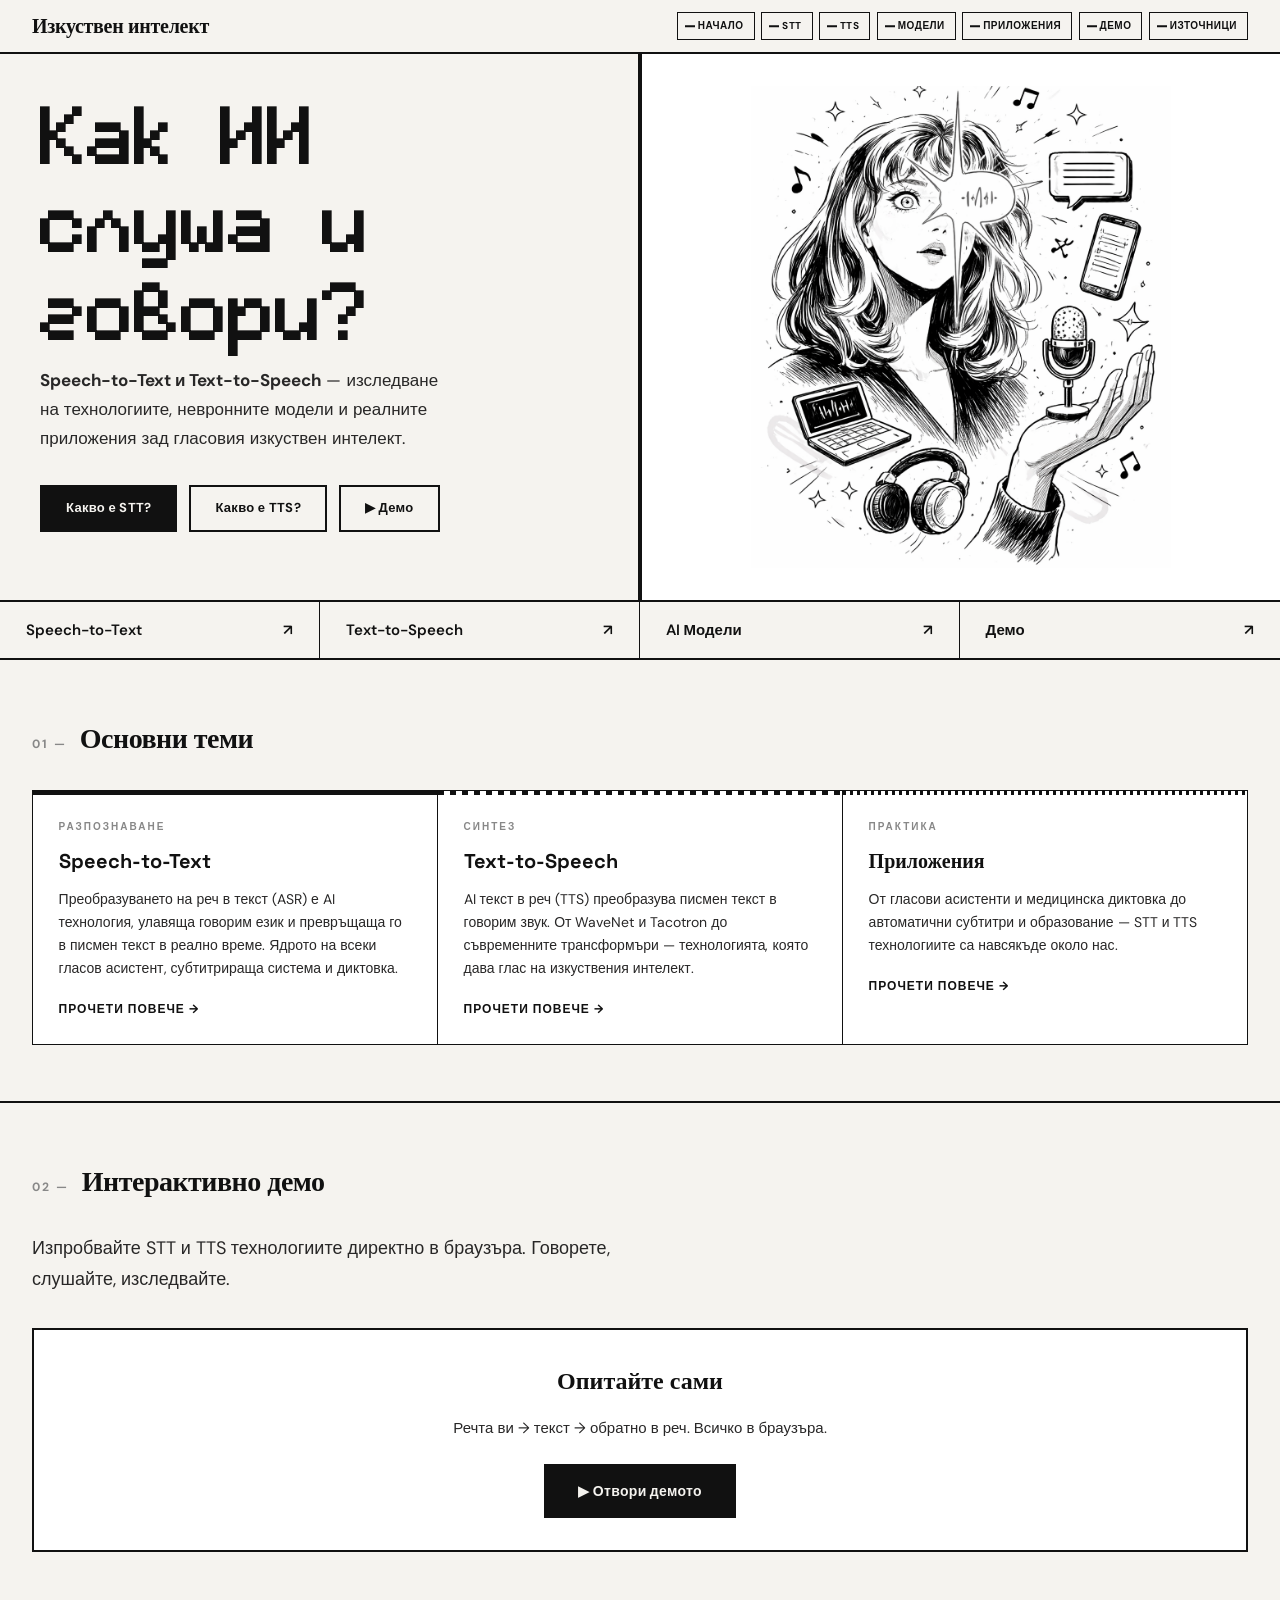
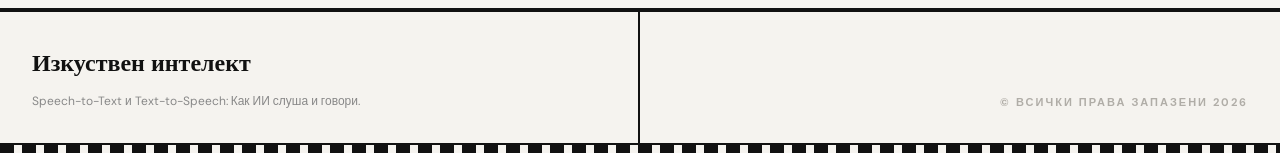
<file: index.html>
<!doctype html>
<html lang="bg">
  <head>
    <meta charset="UTF-8" />
    <meta name="viewport" content="width=device-width, initial-scale=1.0" />
    <title>Изкуствен интелект — STT & TTS</title>
    <link rel="stylesheet" href="assets/style.css" />
  </head>
  <body>
    <nav class="navbar">
      <a href="index.html" class="navbar-logo">Изкуствен интелект</a>
      <ul class="navbar-links">
        <li>
          <a class="fancy" href="index.html"
            ><span class="text">Начало</span></a
          >
        </li>
        <li>
          <a class="fancy" href="stt.html"><span class="text">STT</span></a>
        </li>
        <li>
          <a class="fancy" href="tts.html"><span class="text">TTS</span></a>
        </li>
        <li>
          <a class="fancy" href="models.html"
            ><span class="text">Модели</span></a
          >
        </li>
        <li>
          <a class="fancy" href="applications.html"
            ><span class="text">Приложения</span></a
          >
        </li>
        <li>
          <a class="fancy" href="demo.html"><span class="text">Демо</span></a>
        </li>
        <li>
          <a class="fancy" href="sources.html"
            ><span class="text">Източници</span></a
          >
        </li>
      </ul>
    </nav>

    <section class="hero" id="home">
      <div class="hero-left">
        <h1 class="hero-title">
          Как ИИ<br />
          <br />
          слуша и<br />
          <br />говори?
        </h1>
        <p class="hero-description">
          <strong>Speech-to-Text и Text-to-Speech</strong> — изследване на
          технологиите, невронните модели и реалните приложения зад гласовия
          изкуствен интелект.
        </p>
        <div class="hero-buttons">
          <a href="stt.html" class="btn btn-dark">Какво е STT?</a>
          <a href="tts.html" class="btn btn-outline">Какво е TTS?</a>
          <a href="demo.html" class="btn btn-outline">▶ Демо</a>
        </div>
      </div>

      <div class="hero-right">
        <img src="assets/stt.png" alt="My photo" class="hero-image" />
      </div>
    </section>

    <div class="quicklinks-section">
      <div class="quicklinks-grid">
        <a href="stt.html" class="quicklink-item"
          >Speech-to-Text <span class="arrow">↗</span></a
        >
        <a href="tts.html" class="quicklink-item"
          >Text-to-Speech <span class="arrow">↗</span></a
        >
        <a href="models.html" class="quicklink-item"
          >AI Модели <span class="arrow">↗</span></a
        >
        <a href="demo.html" class="quicklink-item"
          >Демо <span class="arrow">↗</span></a
        >
      </div>
    </div>

    <section class="section" id="topics">
      <div class="section-header">
        <span class="section-number">01 —</span>
        <h2 class="section-title">Основни теми</h2>
      </div>
      <div class="topic-cards">
        <div class="topic-card">
          <div class="topic-card-bar topic-card-bar-stt"></div>
          <div class="topic-card-body">
            <p class="topic-type">Разпознаване</p>
            <h3 class="topic-name">Speech-to-Text</h3>
            <p class="topic-description">
              Преобразуването на реч в текст (ASR) е AI технология, улавяща
              говорим език и превръщаща го в писмен текст в реално време. Ядрото
              на всеки гласов асистент, субтитрираща система и диктовка.
            </p>
            <a href="stt.html" class="topic-link">Прочети повече →</a>
          </div>
        </div>
        <div class="topic-card">
          <div class="topic-card-bar topic-card-bar-tts"></div>
          <div class="topic-card-body">
            <p class="topic-type">Синтез</p>
            <h3 class="topic-name">Text-to-Speech</h3>
            <p class="topic-description">
              AI текст в реч (TTS) преобразува писмен текст в говорим звук. От
              WaveNet и Tacotron до съвременните трансформъри — технологията,
              която дава глас на изкуствения интелект.
            </p>
            <a href="tts.html" class="topic-link">Прочети повече →</a>
          </div>
        </div>
        <div class="topic-card">
          <div class="topic-card-bar topic-card-bar-apps"></div>
          <div class="topic-card-body">
            <p class="topic-type">Практика</p>
            <h3 class="topic-name">Приложения</h3>
            <p class="topic-description">
              От гласови асистенти и медицинска диктовка до автоматични субтитри
              и образование — STT и TTS технологиите са навсякъде около нас.
            </p>
            <a href="applications.html" class="topic-link">Прочети повече →</a>
          </div>
        </div>
      </div>
    </section>

    <section class="section">
      <div class="section-header">
        <span class="section-number">02 —</span>
        <h2 class="section-title">Интерактивно демо</h2>
      </div>
      <p class="section-intro">
        Изпробвайте STT и TTS технологиите директно в браузъра. Говорете,
        слушайте, изследвайте.
      </p>
      <div
        style="
          border: 2px solid var(--black);
          background: var(--white);
          padding: 2rem;
          text-align: center;
        "
      >
        <p
          style="
            font-family: var(--font-display);
            font-size: 24px;
            font-weight: 700;
            margin-bottom: 1rem;
          "
        >
          Опитайте сами
        </p>
        <p
          style="
            color: var(--gray-text);
            margin-bottom: 1.5rem;
            font-size: 15px;
          "
        >
          Речта ви → текст → обратно в реч. Всичко в браузъра.
        </p>
        <a
          href="demo.html"
          class="btn btn-dark"
          style="font-size: 14px; padding: 14px 32px"
          >▶ Отвори демото</a
        >
      </div>
    </section>

    <footer class="footer">
      <div class="footer-left">
        <p class="footer-logo">Изкуствен интелект</p>
        <p class="footer-tagline">
          Speech-to-Text и Text-to-Speech: Как ИИ слуша и говори.
        </p>
      </div>
      <div class="footer-right">
        <p class="footer-credit">© Всички права запазени 2026</p>
      </div>
      <div class="footer-stripe"></div>
    </footer>
  </body>
</html>
</file>
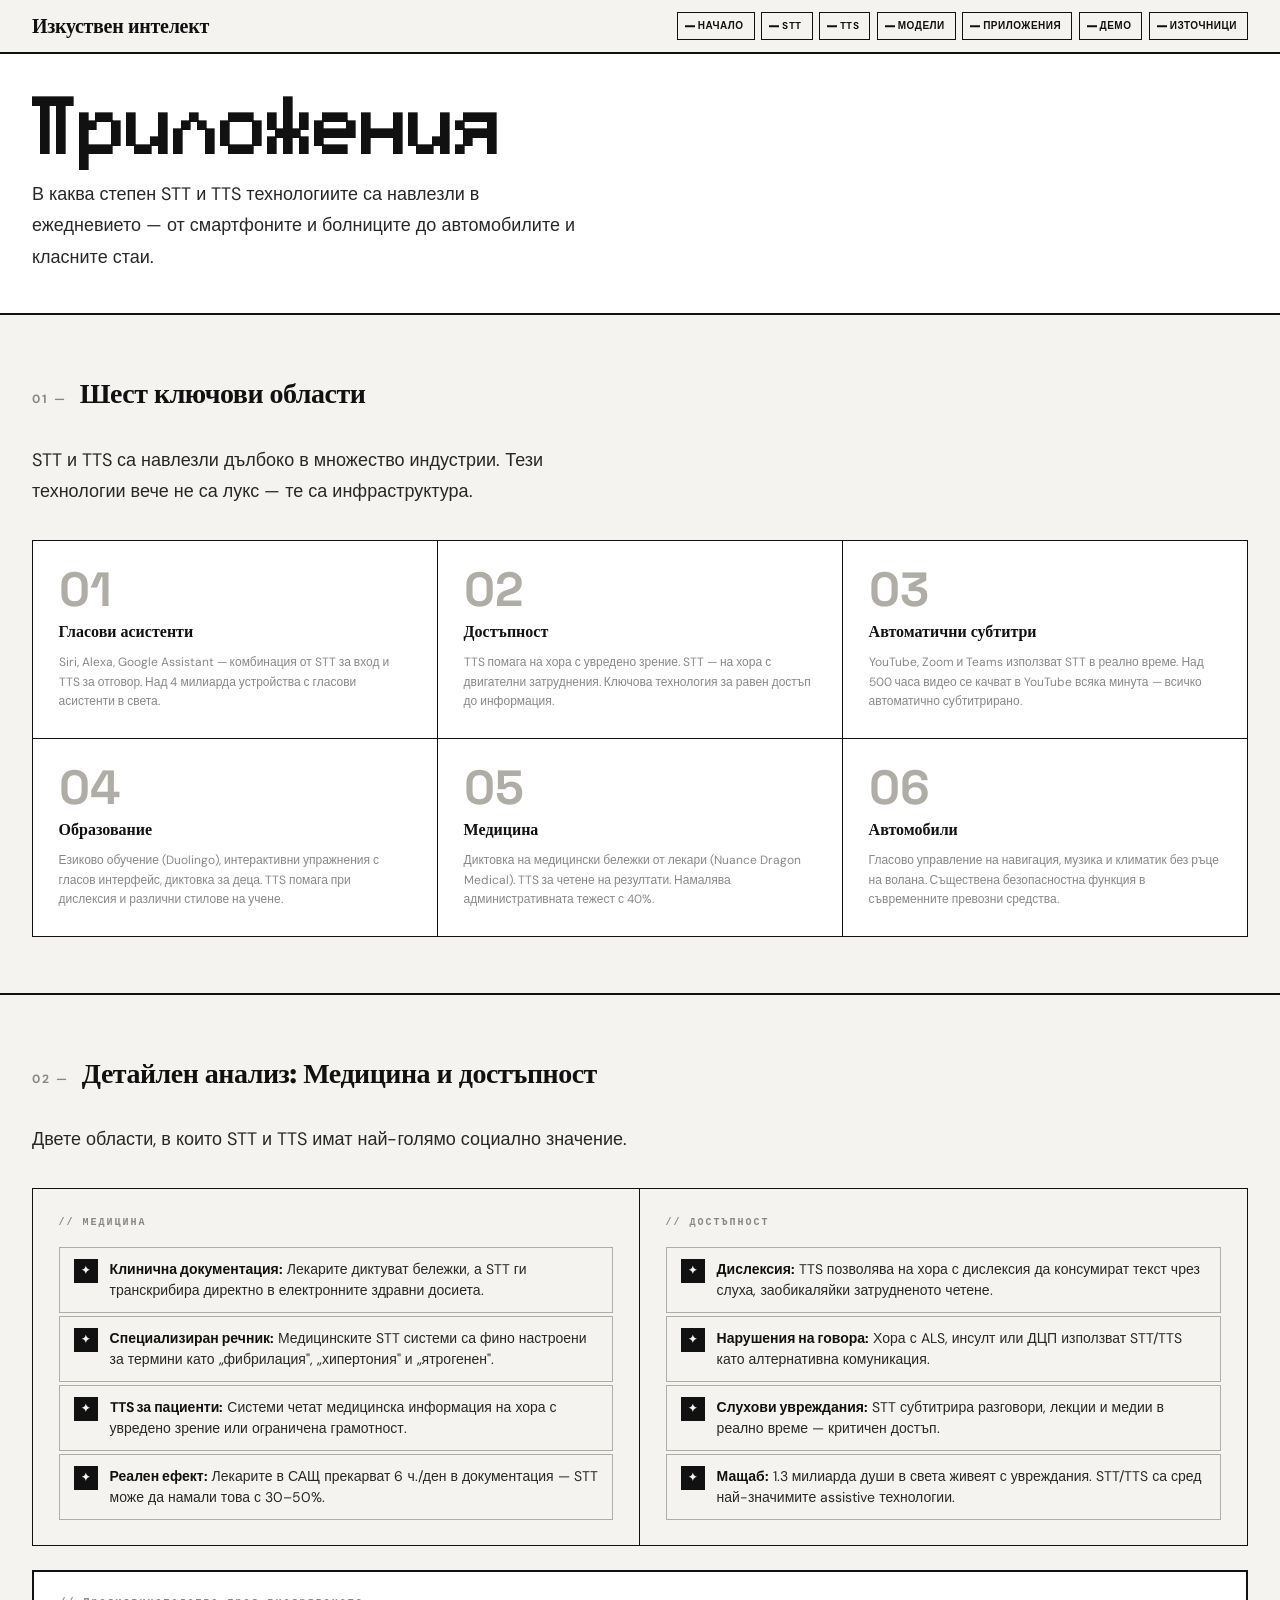
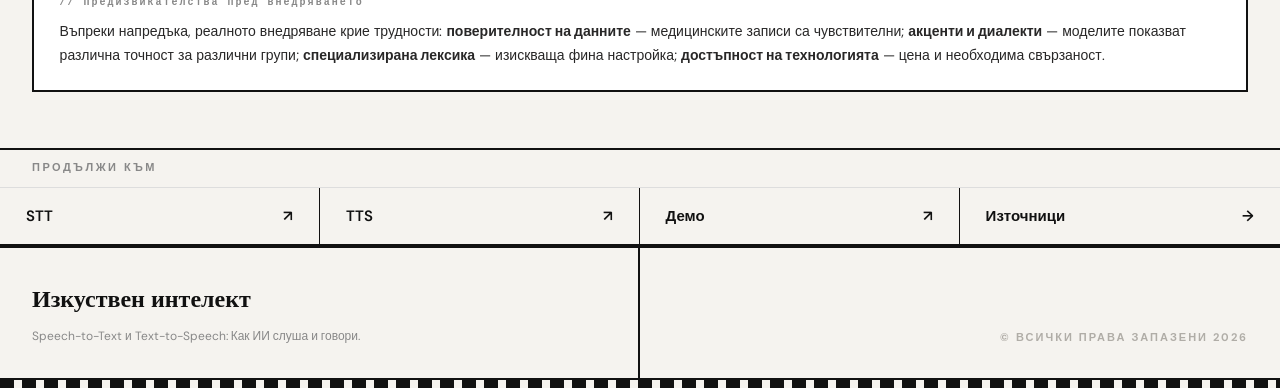
<file: applications.html>
<!doctype html>
<html lang="bg">
  <head>
    <meta charset="UTF-8" />
    <meta name="viewport" content="width=device-width, initial-scale=1.0" />
    <title>Приложения</title>
    <link rel="stylesheet" href="assets/style.css" />
  </head>
  <body>
    <nav class="navbar">
      <a href="index.html" class="navbar-logo">Изкуствен интелект</a>
      <ul class="navbar-links">
        <li>
          <a class="fancy" href="index.html"
            ><span class="text">Начало</span></a
          >
        </li>
        <li>
          <a class="fancy" href="stt.html"><span class="text">STT</span></a>
        </li>
        <li>
          <a class="fancy" href="tts.html"><span class="text">TTS</span></a>
        </li>
        <li>
          <a class="fancy" href="models.html"
            ><span class="text">Модели</span></a
          >
        </li>
        <li>
          <a class="fancy" href="applications.html"
            ><span class="text">Приложения</span></a
          >
        </li>
        <li>
          <a class="fancy" href="demo.html"><span class="text">Демо</span></a>
        </li>
        <li>
          <a class="fancy" href="sources.html"
            ><span class="text">Източници</span></a
          >
        </li>
      </ul>
    </nav>

    <div class="page-header">
      <h1 class="page-header-title">Приложения</h1>
      <p class="page-header-desc">
        В каква степен STT и TTS технологиите са навлезли в ежедневието — от
        смартфоните и болниците до автомобилите и класните стаи.
      </p>
    </div>

    <section class="section">
      <div class="section-header">
        <span class="section-number">01 —</span>
        <h2 class="section-title">Шест ключови области</h2>
      </div>
      <p class="section-intro">
        STT и TTS са навлезли дълбоко в множество индустрии. Тези технологии
        вече не са лукс — те са инфраструктура.
      </p>
      <div class="apps-grid">
        <div class="app-item">
          <div class="app-number">01</div>
          <h3 class="app-name">Гласови асистенти</h3>
          <p class="app-description">
            Siri, Alexa, Google Assistant — комбинация от STT за вход и TTS за
            отговор. Над 4 милиарда устройства с гласови асистенти в света.
          </p>
        </div>
        <div class="app-item">
          <div class="app-number">02</div>
          <h3 class="app-name">Достъпност</h3>
          <p class="app-description">
            TTS помага на хора с увредено зрение. STT — на хора с двигателни
            затруднения. Ключова технология за равен достъп до информация.
          </p>
        </div>
        <div class="app-item">
          <div class="app-number">03</div>
          <h3 class="app-name">Автоматични субтитри</h3>
          <p class="app-description">
            YouTube, Zoom и Teams използват STT в реално време. Над 500 часа
            видео се качват в YouTube всяка минута — всичко автоматично
            субтитрирано.
          </p>
        </div>
        <div class="app-item">
          <div class="app-number">04</div>
          <h3 class="app-name">Образование</h3>
          <p class="app-description">
            Езиково обучение (Duolingo), интерактивни упражнения с гласов
            интерфейс, диктовка за деца. TTS помага при дислексия и различни
            стилове на учене.
          </p>
        </div>
        <div class="app-item">
          <div class="app-number">05</div>
          <h3 class="app-name">Медицина</h3>
          <p class="app-description">
            Диктовка на медицински бележки от лекари (Nuance Dragon Medical).
            TTS за четене на резултати. Намалява административната тежест с 40%.
          </p>
        </div>
        <div class="app-item">
          <div class="app-number">06</div>
          <h3 class="app-name">Автомобили</h3>
          <p class="app-description">
            Гласово управление на навигация, музика и климатик без ръце на
            волана. Съществена безопасностна функция в съвременните превозни
            средства.
          </p>
        </div>
      </div>
    </section>

    <section class="section">
      <div class="section-header">
        <span class="section-number">02 —</span>
        <h2 class="section-title">Детайлен анализ: Медицина и достъпност</h2>
      </div>
      <p class="section-intro">
        Двете области, в които STT и TTS имат най-голямо социално значение.
      </p>

      <div class="pipeline-columns">
        <div class="pipeline-col">
          <p class="pipeline-col-label">// Медицина</p>
          <div class="pipeline-steps">
            <div class="pipeline-step">
              <span class="step-num">✦</span>
              <p class="step-text">
                <strong>Клинична документация:</strong> Лекарите диктуват
                бележки, а STT ги транскрибира директно в електронните здравни
                досиета.
              </p>
            </div>
            <div class="pipeline-step">
              <span class="step-num">✦</span>
              <p class="step-text">
                <strong>Специализиран речник:</strong> Медицинските STT системи
                са фино настроени за термини като „фибрилация", „хипертония" и
                „ятрогенен".
              </p>
            </div>
            <div class="pipeline-step">
              <span class="step-num">✦</span>
              <p class="step-text">
                <strong>TTS за пациенти:</strong> Системи четат медицинска
                информация на хора с увредено зрение или ограничена грамотност.
              </p>
            </div>
            <div class="pipeline-step">
              <span class="step-num">✦</span>
              <p class="step-text">
                <strong>Реален ефект:</strong> Лекарите в САЩ прекарват 6 ч./ден
                в документация — STT може да намали това с 30–50%.
              </p>
            </div>
          </div>
        </div>
        <div class="pipeline-col pipeline-col-last">
          <p class="pipeline-col-label">// Достъпност</p>
          <div class="pipeline-steps">
            <div class="pipeline-step">
              <span class="step-num">✦</span>
              <p class="step-text">
                <strong>Дислексия:</strong> TTS позволява на хора с дислексия да
                консумират текст чрез слуха, заобикаляйки затрудненото четене.
              </p>
            </div>
            <div class="pipeline-step">
              <span class="step-num">✦</span>
              <p class="step-text">
                <strong>Нарушения на говора:</strong> Хора с ALS, инсулт или ДЦП
                използват STT/TTS като алтернативна комуникация.
              </p>
            </div>
            <div class="pipeline-step">
              <span class="step-num">✦</span>
              <p class="step-text">
                <strong>Слухови увреждания:</strong> STT субтитрира разговори,
                лекции и медии в реално време — критичен достъп.
              </p>
            </div>
            <div class="pipeline-step">
              <span class="step-num">✦</span>
              <p class="step-text">
                <strong>Мащаб:</strong> 1.3 милиарда души в света живеят с
                увреждания. STT/TTS са сред най-значимите assistive технологии.
              </p>
            </div>
          </div>
        </div>
      </div>

      <div class="info-box" style="margin-top: 1.5rem">
        <p class="info-box-label">// Предизвикателства пред внедряването</p>
        <p class="info-box-text">
          Въпреки напредъка, реалното внедряване крие трудности:
          <strong>поверителност на данните</strong> — медицинските записи са
          чувствителни; <strong>акценти и диалекти</strong> — моделите показват
          различна точност за различни групи;
          <strong>специализирана лексика</strong> — изискваща фина настройка;
          <strong>достъпност на технологията</strong> — цена и необходима
          свързаност.
        </p>
      </div>
    </section>

    <div class="quicklinks-section">
      <p class="quicklinks-label">Продължи към</p>
      <div class="quicklinks-grid">
        <a href="stt.html" class="quicklink-item"
          >STT <span class="arrow">↗</span></a
        >
        <a href="tts.html" class="quicklink-item"
          >TTS <span class="arrow">↗</span></a
        >
        <a href="demo.html" class="quicklink-item"
          >Демо <span class="arrow">↗</span></a
        >
        <a href="sources.html" class="quicklink-item"
          >Източници <span class="arrow">→</span></a
        >
      </div>
    </div>

    <footer class="footer">
      <div class="footer-left">
        <p class="footer-logo">Изкуствен интелект</p>
        <p class="footer-tagline">
          Speech-to-Text и Text-to-Speech: Как ИИ слуша и говори.
        </p>
      </div>
      <div class="footer-right">
        <p class="footer-credit">© Всички права запазени 2026</p>
      </div>
      <div class="footer-stripe"></div>
    </footer>
  </body>
</html>
</file>
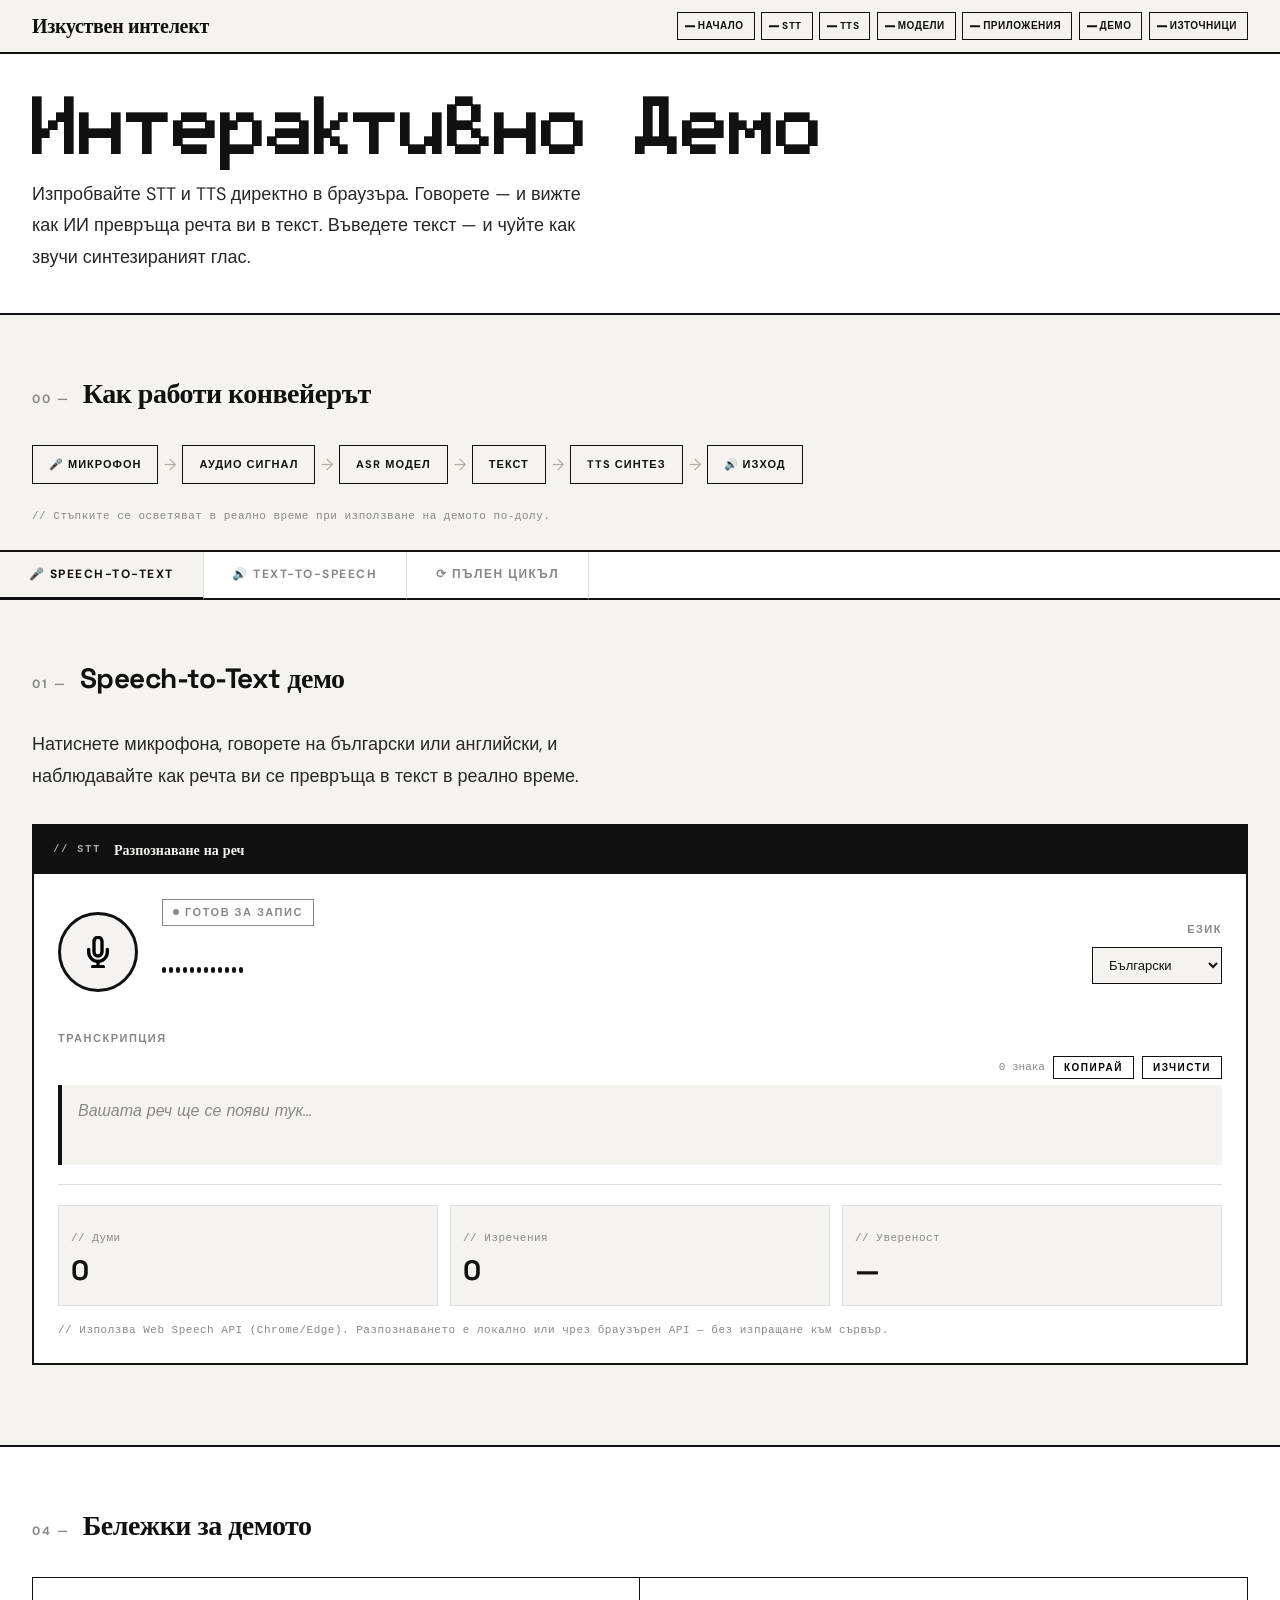
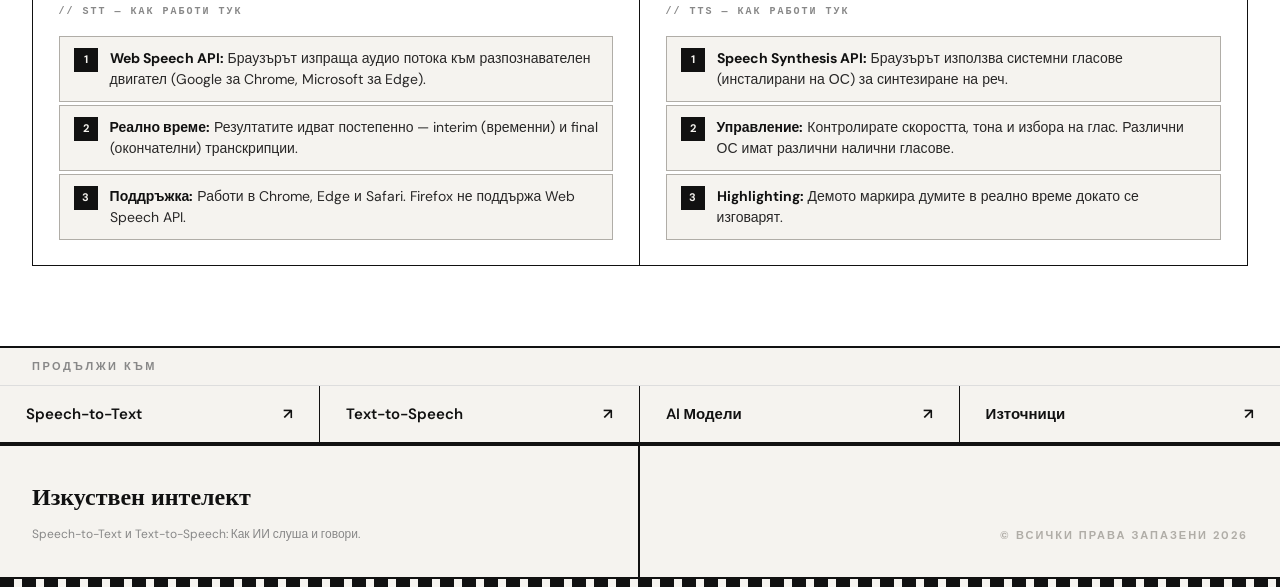
<file: demo.html>
<!doctype html>
<html lang="bg">
  <head>
    <meta charset="UTF-8" />
    <meta name="viewport" content="width=device-width, initial-scale=1.0" />
    <title>Демо — STT & TTS</title>
    <link rel="stylesheet" href="assets/style.css" />
    <style>
      .tab-bar {
        display: flex;
        border-bottom: 2px solid var(--black);
        background: var(--white);
      }
      .tab-btn {
        padding: 0.9rem 1.8rem;
        font-size: 12px;
        font-weight: 700;
        letter-spacing: 1.5px;
        text-transform: uppercase;
        font-family: var(--font-sans);
        border: none;
        background: transparent;
        cursor: pointer;
        border-right: 1px solid var(--border);
        border-bottom: 3px solid transparent;
        margin-bottom: -2px;
        transition: all 0.15s;
        color: var(--gray-muted);
      }
      .tab-btn.active {
        color: var(--black);
        border-bottom: 3px solid var(--black);
        background: var(--cream);
      }
      .tab-btn:hover:not(.active) {
        background: var(--cream);
        color: var(--black);
      }

      .tab-panel {
        display: none;
      }
      .tab-panel.active {
        display: block;
      }

      .big-mic-btn {
        width: 80px;
        height: 80px;
        border-radius: 50%;
        border: 3px solid var(--black);
        background: var(--cream);
        cursor: pointer;
        display: flex;
        align-items: center;
        justify-content: center;
        font-size: 32px;
        transition: all 0.2s;
        flex-shrink: 0;
      }
      .big-mic-btn:hover {
        background: var(--black);
      }
      .big-mic-btn.recording {
        background: #c0392b;
        border-color: #c0392b;
        animation: pulse-ring 1.2s ease-out infinite;
      }

      @keyframes pulse-ring {
        0% {
          box-shadow: 0 0 0 0 rgba(192, 57, 43, 0.4);
        }
        70% {
          box-shadow: 0 0 0 16px rgba(192, 57, 43, 0);
        }
        100% {
          box-shadow: 0 0 0 0 rgba(192, 57, 43, 0);
        }
      }

      .mic-icon {
        pointer-events: none;
      }

      .tts-voice-grid {
        display: grid;
        grid-template-columns: repeat(3, 1fr);
        gap: 8px;
        margin-bottom: 1rem;
      }

      .voice-card {
        border: 1.5px solid var(--border);
        padding: 10px 12px;
        cursor: pointer;
        background: var(--cream);
        transition: all 0.15s;
      }

      .voice-card:hover {
        border-color: var(--black);
      }
      .voice-card.selected {
        border-color: var(--black);
        background: var(--black);
        color: var(--cream);
      }

      .voice-name {
        font-size: 12px;
        font-weight: 700;
        letter-spacing: 0.5px;
        display: block;
      }

      .voice-lang {
        font-size: 10px;
        opacity: 0.6;
        letter-spacing: 1px;
        text-transform: uppercase;
      }

      .rate-slider-wrap {
        display: flex;
        align-items: center;
        gap: 12px;
      }
      .rate-slider-wrap input[type="range"] {
        flex: 1;
        accent-color: var(--black);
      }
      .rate-val {
        font-size: 13px;
        font-weight: 700;
        min-width: 36px;
        text-align: right;
      }

      .pipeline-visual {
        display: flex;
        align-items: center;
        gap: 0;
        margin: 1.5rem 0;
        overflow-x: auto;
      }
      .pipe-step {
        flex-shrink: 0;
        padding: 10px 16px;
        border: 1.5px solid var(--black);
        background: var(--cream);
        font-size: 11px;
        font-weight: 700;
        letter-spacing: 1px;
        text-transform: uppercase;
        text-align: center;
        transition: background 0.2s;
      }
      .pipe-step.active-step {
        background: var(--black);
        color: var(--cream);
      }
      .pipe-arrow {
        flex-shrink: 0;
        font-size: 16px;
        padding: 0 6px;
        color: var(--gray-light);
      }

      .transcript-highlight {
        background: var(--cream);
        border-left: 4px solid var(--black);
        padding: 12px 16px;
        font-size: 16px;
        line-height: 1.8;
        min-height: 80px;
        word-break: break-word;
      }

      .transcript-highlight .word {
        display: inline;
        transition: background 0.2s;
      }
      .transcript-highlight .word.spoken {
        background: rgba(17, 17, 17, 0.1);
        border-radius: 2px;
      }

      .copy-btn {
        font-size: 10px;
        font-weight: 700;
        letter-spacing: 1.5px;
        text-transform: uppercase;
        padding: 4px 10px;
        border: 1.5px solid var(--black);
        background: transparent;
        cursor: pointer;
        font-family: var(--font-sans);
        transition: all 0.15s;
      }
      .copy-btn:hover {
        background: var(--black);
        color: var(--cream);
      }

      .char-count {
        font-size: 11px;
        color: var(--gray-muted);
        font-family: "Courier New", monospace;
      }

      .error-msg {
        background: #fef2f2;
        border: 1.5px solid #c0392b;
        padding: 10px 14px;
        font-size: 13px;
        color: #c0392b;
        margin-top: 0.5rem;
        display: none;
      }

      .section-divider {
        height: 1px;
        background: var(--border);
        margin: 1.2rem 0;
      }
    </style>
  </head>
  <body>
    <nav class="navbar">
      <a href="index.html" class="navbar-logo">Изкуствен интелект</a>
      <ul class="navbar-links">
        <li>
          <a class="fancy" href="index.html"
            ><span class="text">Начало</span></a
          >
        </li>
        <li>
          <a class="fancy" href="stt.html"><span class="text">STT</span></a>
        </li>
        <li>
          <a class="fancy" href="tts.html"><span class="text">TTS</span></a>
        </li>
        <li>
          <a class="fancy" href="models.html"
            ><span class="text">Модели</span></a
          >
        </li>
        <li>
          <a class="fancy" href="applications.html"
            ><span class="text">Приложения</span></a
          >
        </li>
        <li>
          <a class="fancy" href="demo.html"><span class="text">Демо</span></a>
        </li>
        <li>
          <a class="fancy" href="sources.html"
            ><span class="text">Източници</span></a
          >
        </li>
      </ul>
    </nav>

    <div class="page-header">
      <h1 class="page-header-title">Интерактивно Демо</h1>
      <p class="page-header-desc">
        Изпробвайте STT и TTS директно в браузъра. Говорете — и вижте как ИИ
        превръща речта ви в текст. Въведете текст — и чуйте как звучи
        синтезираният глас.
      </p>
    </div>

    <!-- PIPELINE VISUAL -->
    <section class="section" style="padding-bottom: 1.5rem">
      <div class="section-header">
        <span class="section-number">00 —</span>
        <h2 class="section-title">Как работи конвейерът</h2>
      </div>
      <div class="pipeline-visual" id="pipelineViz">
        <div class="pipe-step" id="ps-mic">🎤 Микрофон</div>
        <div class="pipe-arrow">→</div>
        <div class="pipe-step" id="ps-audio">Аудио сигнал</div>
        <div class="pipe-arrow">→</div>
        <div class="pipe-step" id="ps-asr">ASR модел</div>
        <div class="pipe-arrow">→</div>
        <div class="pipe-step" id="ps-text">Текст</div>
        <div class="pipe-arrow">→</div>
        <div class="pipe-step" id="ps-tts">TTS синтез</div>
        <div class="pipe-arrow">→</div>
        <div class="pipe-step" id="ps-out">🔊 Изход</div>
      </div>
      <p class="demo-note">
        // Стъпките се осветяват в реално време при използване на демото
        по-долу.
      </p>
    </section>

    <!-- TABS -->
    <div class="tab-bar">
      <button class="tab-btn active" onclick="switchTab('stt')">
        🎤 Speech-to-Text
      </button>
      <button class="tab-btn" onclick="switchTab('tts')">
        🔊 Text-to-Speech
      </button>
      <button class="tab-btn" onclick="switchTab('full')">⟳ Пълен цикъл</button>
    </div>

    <!-- ===== STT TAB ===== -->
    <div class="tab-panel active" id="tab-stt">
      <section class="section">
        <div class="section-header">
          <span class="section-number">01 —</span>
          <h2 class="section-title">Speech-to-Text демо</h2>
        </div>
        <p class="section-intro">
          Натиснете микрофона, говорете на български или английски, и
          наблюдавайте как речта ви се превръща в текст в реално време.
        </p>

        <div class="demo-section">
          <div class="demo-header">
            <span class="demo-header-label">// STT</span>
            <span class="demo-header-title">Разпознаване на реч</span>
          </div>
          <div class="demo-body">
            <!-- Status + mic -->
            <div
              style="
                display: flex;
                align-items: center;
                gap: 1.5rem;
                margin-bottom: 1.5rem;
              "
            >
              <button
                class="big-mic-btn"
                id="micBtn"
                onclick="toggleSTT()"
                title="Натисни за запис"
              >
                <svg
                  class="mic-icon"
                  width="32"
                  height="32"
                  viewBox="0 0 24 24"
                  fill="none"
                  stroke="currentColor"
                  stroke-width="2.5"
                  stroke-linecap="round"
                  stroke-linejoin="round"
                >
                  <path
                    d="M12 1a3 3 0 0 0-3 3v8a3 3 0 0 0 6 0V4a3 3 0 0 0-3-3z"
                  />
                  <path d="M19 10v2a7 7 0 0 1-14 0v-2" />
                  <line x1="12" y1="19" x2="12" y2="23" />
                  <line x1="8" y1="23" x2="16" y2="23" />
                </svg>
              </button>
              <div>
                <div class="demo-status idle" id="sttStatus">
                  <span class="dot"></span>
                  <span id="sttStatusText">Готов за запис</span>
                </div>
                <div class="wave-bars" id="waveBars" style="margin-top: 8px">
                  <div class="wave-bar"></div>
                  <div class="wave-bar"></div>
                  <div class="wave-bar"></div>
                  <div class="wave-bar"></div>
                  <div class="wave-bar"></div>
                  <div class="wave-bar"></div>
                  <div class="wave-bar"></div>
                  <div class="wave-bar"></div>
                  <div class="wave-bar"></div>
                  <div class="wave-bar"></div>
                  <div class="wave-bar"></div>
                  <div class="wave-bar"></div>
                </div>
              </div>
              <div style="margin-left: auto; text-align: right">
                <label class="demo-label">Език</label>
                <select
                  class="demo-select"
                  id="sttLang"
                  style="min-width: 130px"
                >
                  <option value="bg-BG">Български</option>
                  <option value="en-US">English (US)</option>
                  <option value="en-GB">English (UK)</option>
                  <option value="de-DE">Deutsch</option>
                  <option value="fr-FR">Français</option>
                  <option value="es-ES">Español</option>
                </select>
              </div>
            </div>

            <div id="sttError" class="error-msg"></div>

            <!-- Output -->
            <label class="demo-label">Транскрипция</label>
            <div
              style="
                display: flex;
                align-items: center;
                justify-content: space-between;
                margin-bottom: 0.4rem;
              "
            >
              <span
                class="demo-note"
                id="sttInterim"
                style="font-style: italic; color: var(--gray-muted)"
              ></span>
              <div style="display: flex; gap: 8px; align-items: center">
                <span class="char-count" id="charCount">0 знака</span>
                <button class="copy-btn" onclick="copyTranscript()">
                  Копирай
                </button>
                <button class="copy-btn" onclick="clearTranscript()">
                  Изчисти
                </button>
              </div>
            </div>
            <div class="transcript-highlight" id="sttOutput">
              <span style="color: var(--gray-muted); font-style: italic"
                >Вашата реч ще се появи тук...</span
              >
            </div>

            <div class="section-divider"></div>

            <!-- Stats -->
            <div
              style="
                display: grid;
                grid-template-columns: repeat(3, 1fr);
                gap: 12px;
                margin-top: 0.5rem;
              "
            >
              <div
                style="
                  background: var(--cream);
                  border: 1px solid var(--border);
                  padding: 12px;
                "
              >
                <div class="demo-note">// Думи</div>
                <div
                  style="
                    font-size: 28px;
                    font-weight: 700;
                    font-family: var(--font-display);
                  "
                  id="wordCount"
                >
                  0
                </div>
              </div>
              <div
                style="
                  background: var(--cream);
                  border: 1px solid var(--border);
                  padding: 12px;
                "
              >
                <div class="demo-note">// Изречения</div>
                <div
                  style="
                    font-size: 28px;
                    font-weight: 700;
                    font-family: var(--font-display);
                  "
                  id="sentCount"
                >
                  0
                </div>
              </div>
              <div
                style="
                  background: var(--cream);
                  border: 1px solid var(--border);
                  padding: 12px;
                "
              >
                <div class="demo-note">// Увереност</div>
                <div
                  style="
                    font-size: 28px;
                    font-weight: 700;
                    font-family: var(--font-display);
                  "
                  id="confidence"
                >
                  —
                </div>
              </div>
            </div>

            <p class="demo-note" style="margin-top: 1rem">
              // Използва Web Speech API (Chrome/Edge). Разпознаването е локално
              или чрез браузърен API — без изпращане към сървър.
            </p>
          </div>
        </div>
      </section>
    </div>

    <!-- ===== TTS TAB ===== -->
    <div class="tab-panel" id="tab-tts">
      <section class="section">
        <div class="section-header">
          <span class="section-number">02 —</span>
          <h2 class="section-title">Text-to-Speech демо</h2>
        </div>
        <p class="section-intro">
          Въведете текст и изберете глас. Натиснете „Синтезирай" и чуйте
          синтезираната реч директно в браузъра.
        </p>

        <div class="demo-section">
          <div class="demo-header">
            <span class="demo-header-label">// TTS</span>
            <span class="demo-header-title">Синтез на реч</span>
          </div>
          <div class="demo-body">
            <!-- Text input -->
            <label class="demo-label">Текст за синтез</label>
            <textarea
              class="demo-textarea"
              id="ttsInput"
              rows="5"
              placeholder="Въведете текст тук..."
            >
Изкуственият интелект е технология, която позволява на компютрите да разбират и генерират човешка реч. Speech-to-Text преобразува говорен език в текст, а Text-to-Speech превръща текст в говор.</textarea
            >
            <div
              style="
                display: flex;
                justify-content: space-between;
                align-items: center;
                margin-top: 0.4rem;
                margin-bottom: 1rem;
              "
            >
              <span class="char-count" id="ttsCharCount">0 знака</span>
              <div style="display: flex; gap: 6px">
                <button class="copy-btn" onclick="loadSample('bg')">
                  BG пример
                </button>
                <button class="copy-btn" onclick="loadSample('en')">
                  EN пример
                </button>
                <button
                  class="copy-btn"
                  onclick="
                    document.getElementById('ttsInput').value = '';
                    updateTTSCount();
                  "
                >
                  Изчисти
                </button>
              </div>
            </div>

            <!-- Voice selection -->
            <label class="demo-label">Глас</label>
            <div class="tts-voice-grid" id="voiceGrid">
              <div
                style="
                  color: var(--gray-muted);
                  font-size: 13px;
                  grid-column: 1/-1;
                  padding: 8px;
                "
              >
                Зареждане на гласове...
              </div>
            </div>

            <!-- Controls -->
            <div
              style="
                display: grid;
                grid-template-columns: 1fr 1fr;
                gap: 1rem;
                margin-bottom: 1rem;
              "
            >
              <div>
                <label class="demo-label">Скорост</label>
                <div class="rate-slider-wrap">
                  <input
                    type="range"
                    min="0.5"
                    max="2"
                    step="0.1"
                    value="1"
                    id="rateSlider"
                    oninput="
                      document.getElementById('rateVal').textContent =
                        this.value + '×'
                    "
                  />
                  <span class="rate-val" id="rateVal">1×</span>
                </div>
              </div>
              <div>
                <label class="demo-label">Тон</label>
                <div class="rate-slider-wrap">
                  <input
                    type="range"
                    min="0.5"
                    max="2"
                    step="0.1"
                    value="1"
                    id="pitchSlider"
                    oninput="
                      document.getElementById('pitchVal').textContent =
                        this.value + '×'
                    "
                  />
                  <span class="rate-val" id="pitchVal">1×</span>
                </div>
              </div>
            </div>

            <!-- Buttons -->
            <div class="demo-row">
              <button
                class="demo-btn active"
                id="ttsPlayBtn"
                onclick="speakText()"
              >
                ▶ Синтезирай и пусни
              </button>
              <button
                class="demo-btn danger"
                id="ttsStopBtn"
                onclick="stopSpeech()"
                disabled
              >
                ■ Стоп
              </button>
            </div>

            <div
              id="ttsStatus"
              class="demo-status idle"
              style="margin-top: 0.5rem"
            >
              <span class="dot"></span>
              <span id="ttsStatusText">Готов</span>
            </div>

            <!-- Progress -->
            <div class="demo-progress" style="margin-top: 1rem">
              <div class="demo-progress-bar" id="ttsProgress"></div>
            </div>

            <!-- Highlighted text output -->
            <label class="demo-label" style="margin-top: 0.5rem"
              >Текущо изречено</label
            >
            <div
              class="transcript-highlight"
              id="ttsHighlight"
              style="min-height: 50px"
            >
              <span style="color: var(--gray-muted); font-style: italic"
                >Тук ще се показват думите при говоренето...</span
              >
            </div>

            <p class="demo-note" style="margin-top: 1rem">
              // Използва Web Speech Synthesis API. Наличните гласове зависят от
              операционната система и браузъра.
            </p>
          </div>
        </div>
      </section>
    </div>

    <!-- ===== FULL CYCLE TAB ===== -->
    <div class="tab-panel" id="tab-full">
      <section class="section">
        <div class="section-header">
          <span class="section-number">03 —</span>
          <h2 class="section-title">Пълен цикъл: Реч → Текст → Реч</h2>
        </div>
        <p class="section-intro">
          Говорете — речта ви ще бъде разпозната (STT), след което автоматично
          ще бъде синтезирана и изречена обратно (TTS). Целият STT → TTS
          конвейер в едно.
        </p>

        <div class="demo-section">
          <div class="demo-header">
            <span class="demo-header-label">// FULL PIPELINE</span>
            <span class="demo-header-title">STT → Текст → TTS</span>
          </div>
          <div class="demo-body">
            <div
              style="
                display: flex;
                align-items: center;
                gap: 1.5rem;
                margin-bottom: 1.5rem;
              "
            >
              <button
                class="big-mic-btn"
                id="fullMicBtn"
                onclick="toggleFullCycle()"
              >
                <svg
                  class="mic-icon"
                  width="32"
                  height="32"
                  viewBox="0 0 24 24"
                  fill="none"
                  stroke="currentColor"
                  stroke-width="2.5"
                  stroke-linecap="round"
                  stroke-linejoin="round"
                >
                  <path
                    d="M12 1a3 3 0 0 0-3 3v8a3 3 0 0 0 6 0V4a3 3 0 0 0-3-3z"
                  />
                  <path d="M19 10v2a7 7 0 0 1-14 0v-2" />
                  <line x1="12" y1="19" x2="12" y2="23" />
                  <line x1="8" y1="23" x2="16" y2="23" />
                </svg>
              </button>
              <div>
                <div class="demo-status idle" id="fullStatus">
                  <span class="dot"></span>
                  <span id="fullStatusText">Натиснете микрофона за начало</span>
                </div>
                <div
                  class="wave-bars"
                  id="fullWaveBars"
                  style="margin-top: 8px"
                >
                  <div class="wave-bar"></div>
                  <div class="wave-bar"></div>
                  <div class="wave-bar"></div>
                  <div class="wave-bar"></div>
                  <div class="wave-bar"></div>
                  <div class="wave-bar"></div>
                  <div class="wave-bar"></div>
                  <div class="wave-bar"></div>
                  <div class="wave-bar"></div>
                  <div class="wave-bar"></div>
                  <div class="wave-bar"></div>
                  <div class="wave-bar"></div>
                </div>
              </div>
              <div style="margin-left: auto">
                <label class="demo-label">Вход — език</label>
                <select class="demo-select" id="fullLang">
                  <option value="bg-BG">Български</option>
                  <option value="en-US">English</option>
                  <option value="de-DE">Deutsch</option>
                  <option value="fr-FR">Français</option>
                </select>
              </div>
            </div>

            <!-- Pipeline steps -->
            <div
              class="pipeline-visual"
              id="fullPipeline"
              style="margin-bottom: 1.5rem"
            >
              <div class="pipe-step" id="fp-1">1. Запис</div>
              <div class="pipe-arrow">→</div>
              <div class="pipe-step" id="fp-2">2. STT</div>
              <div class="pipe-arrow">→</div>
              <div class="pipe-step" id="fp-3">3. Текст</div>
              <div class="pipe-arrow">→</div>
              <div class="pipe-step" id="fp-4">4. TTS</div>
              <div class="pipe-arrow">→</div>
              <div class="pipe-step" id="fp-5">5. Говор</div>
            </div>

            <!-- STT output -->
            <label class="demo-label">🎤 Разпозната реч (STT)</label>
            <div
              class="transcript-highlight"
              id="fullSTTOutput"
              style="margin-bottom: 1rem"
            >
              <span style="color: var(--gray-muted); font-style: italic"
                >Речта ви ще се появи тук...</span
              >
            </div>

            <!-- TTS output indicator -->
            <label class="demo-label">🔊 Синтезирана реч (TTS)</label>
            <div
              class="transcript-highlight"
              id="fullTTSOutput"
              style="margin-bottom: 1rem"
            >
              <span style="color: var(--gray-muted); font-style: italic"
                >Текстът ще бъде изречен автоматично...</span
              >
            </div>

            <!-- History -->
            <label class="demo-label" style="margin-top: 0.5rem"
              >История на разговора</label
            >
            <div
              id="cycleHistory"
              style="
                border: 1px solid var(--border);
                max-height: 200px;
                overflow-y: auto;
                background: var(--cream);
              "
            >
              <div
                style="
                  padding: 12px;
                  color: var(--gray-muted);
                  font-size: 13px;
                  font-style: italic;
                "
              >
                Историята ще се появи тук...
              </div>
            </div>

            <div style="display: flex; gap: 8px; margin-top: 1rem">
              <button class="copy-btn" onclick="clearFullCycle()">
                Изчисти историята
              </button>
            </div>

            <p class="demo-note" style="margin-top: 1rem">
              // При спиране на записа (или пауза в речта), разпознатият текст
              автоматично се предава към TTS.
            </p>
          </div>
        </div>
      </section>
    </div>

    <!-- INFO SECTION -->
    <section class="section" style="background: var(--white)">
      <div class="section-header">
        <span class="section-number">04 —</span>
        <h2 class="section-title">Бележки за демото</h2>
      </div>
      <div class="pipeline-columns">
        <div class="pipeline-col">
          <p class="pipeline-col-label">// STT — Как работи тук</p>
          <div class="pipeline-steps">
            <div class="pipeline-step">
              <span class="step-num">1</span>
              <p class="step-text">
                <strong>Web Speech API:</strong> Браузърът изпраща аудио потока
                към разпознавателен двигател (Google за Chrome, Microsoft за
                Edge).
              </p>
            </div>
            <div class="pipeline-step">
              <span class="step-num">2</span>
              <p class="step-text">
                <strong>Реално време:</strong> Резултатите идват постепенно —
                interim (временни) и final (окончателни) транскрипции.
              </p>
            </div>
            <div class="pipeline-step">
              <span class="step-num">3</span>
              <p class="step-text">
                <strong>Поддръжка:</strong> Работи в Chrome, Edge и Safari.
                Firefox не поддържа Web Speech API.
              </p>
            </div>
          </div>
        </div>
        <div class="pipeline-col pipeline-col-last">
          <p class="pipeline-col-label">// TTS — Как работи тук</p>
          <div class="pipeline-steps">
            <div class="pipeline-step">
              <span class="step-num">1</span>
              <p class="step-text">
                <strong>Speech Synthesis API:</strong> Браузърът използва
                системни гласове (инсталирани на ОС) за синтезиране на реч.
              </p>
            </div>
            <div class="pipeline-step">
              <span class="step-num">2</span>
              <p class="step-text">
                <strong>Управление:</strong> Контролирате скоростта, тона и
                избора на глас. Различни ОС имат различни налични гласове.
              </p>
            </div>
            <div class="pipeline-step">
              <span class="step-num">3</span>
              <p class="step-text">
                <strong>Highlighting:</strong> Демото маркира думите в реално
                време докато се изговарят.
              </p>
            </div>
          </div>
        </div>
      </div>
    </section>

    <div class="quicklinks-section">
      <p class="quicklinks-label">Продължи към</p>
      <div class="quicklinks-grid">
        <a href="stt.html" class="quicklink-item"
          >Speech-to-Text <span class="arrow">↗</span></a
        >
        <a href="tts.html" class="quicklink-item"
          >Text-to-Speech <span class="arrow">↗</span></a
        >
        <a href="models.html" class="quicklink-item"
          >AI Модели <span class="arrow">↗</span></a
        >
        <a href="sources.html" class="quicklink-item"
          >Източници <span class="arrow">↗</span></a
        >
      </div>
    </div>

    <footer class="footer">
      <div class="footer-left">
        <p class="footer-logo">Изкуствен интелект</p>
        <p class="footer-tagline">
          Speech-to-Text и Text-to-Speech: Как ИИ слуша и говори.
        </p>
      </div>
      <div class="footer-right">
        <p class="footer-credit">© Всички права запазени 2026</p>
      </div>
      <div class="footer-stripe"></div>
    </footer>

    <script>
      // ===== TAB SWITCHING =====
      function switchTab(name) {
        document
          .querySelectorAll(".tab-panel")
          .forEach((p) => p.classList.remove("active"));
        document
          .querySelectorAll(".tab-btn")
          .forEach((b) => b.classList.remove("active"));
        document.getElementById("tab-" + name).classList.add("active");
        event.target.classList.add("active");
      }

      // ===== PIPELINE ANIMATION =====
      function activatePipelineStep(stepId, timeout) {
        setTimeout(() => {
          document
            .querySelectorAll(".pipe-step")
            .forEach((s) => s.classList.remove("active-step"));
          const el = document.getElementById(stepId);
          if (el) el.classList.add("active-step");
        }, timeout || 0);
      }

      // ===== STT =====
      let recognition = null;
      let isRecording = false;
      let finalTranscript = "";

      function initSTT() {
        const SpeechRecognition =
          window.SpeechRecognition || window.webkitSpeechRecognition;
        if (!SpeechRecognition) {
          showError(
            "sttError",
            "Вашият браузър не поддържа Web Speech API. Моля, използвайте Chrome или Edge.",
          );
          return null;
        }
        const r = new SpeechRecognition();
        r.continuous = true;
        r.interimResults = true;
        r.lang = document.getElementById("sttLang").value;
        return r;
      }

      function toggleSTT() {
        if (isRecording) {
          stopSTT();
        } else {
          startSTT();
        }
      }

      function startSTT() {
        recognition = initSTT();
        if (!recognition) return;

        recognition.lang = document.getElementById("sttLang").value;

        recognition.onstart = () => {
          isRecording = true;
          setSTTStatus("recording", "Слушам...");
          document.getElementById("micBtn").classList.add("recording");
          setWaveBars("waveBars", true);
          activatePipelineStep("ps-mic", 0);
          activatePipelineStep("ps-audio", 300);
        };

        recognition.onresult = (e) => {
          activatePipelineStep("ps-asr", 0);
          let interim = "";
          finalTranscript = "";
          for (let i = 0; i < e.results.length; i++) {
            const t = e.results[i][0].transcript;
            if (e.results[i].isFinal) {
              finalTranscript += t + " ";
              const conf = Math.round(e.results[i][0].confidence * 100);
              if (conf > 0)
                document.getElementById("confidence").textContent = conf + "%";
            } else {
              interim = t;
            }
          }
          document.getElementById("sttInterim").textContent = interim
            ? "..." + interim
            : "";
          updateSTTOutput(finalTranscript, interim);
          activatePipelineStep("ps-text", 200);
          updateStats(finalTranscript + interim);
        };

        recognition.onerror = (e) => {
          if (e.error === "not-allowed") {
            showError(
              "sttError",
              "Достъпът до микрофона е отказан. Моля, разрешете достъп в настройките на браузъра.",
            );
          } else if (e.error !== "no-speech") {
            showError("sttError", "Грешка: " + e.error);
          }
          stopSTT();
        };

        recognition.onend = () => {
          if (isRecording) recognition.start();
        };

        recognition.start();
      }

      function stopSTT() {
        isRecording = false;
        if (recognition) {
          recognition.stop();
          recognition = null;
        }
        setSTTStatus("idle", "Готов за запис");
        document.getElementById("micBtn").classList.remove("recording");
        setWaveBars("waveBars", false);
        document.getElementById("sttInterim").textContent = "";
        document
          .querySelectorAll(".pipe-step")
          .forEach((s) => s.classList.remove("active-step"));
      }

      function setSTTStatus(type, text) {
        const el = document.getElementById("sttStatus");
        el.className = "demo-status " + type;
        document.getElementById("sttStatusText").textContent = text;
      }

      function updateSTTOutput(final, interim) {
        const el = document.getElementById("sttOutput");
        const text =
          final +
          (interim
            ? '<span style="color:var(--gray-muted)">' + interim + "</span>"
            : "");
        el.innerHTML =
          text ||
          '<span style="color: var(--gray-muted); font-style: italic;">Вашата реч ще се появи тук...</span>';
        document.getElementById("charCount").textContent =
          (final + (interim || "")).length + " знака";
      }

      function updateStats(text) {
        const words = text
          .trim()
          .split(/\s+/)
          .filter((w) => w.length > 0);
        document.getElementById("wordCount").textContent = words.length;
        const sents = text.split(/[.!?।]+/).filter((s) => s.trim().length > 0);
        document.getElementById("sentCount").textContent = sents.length;
      }

      function copyTranscript() {
        navigator.clipboard.writeText(finalTranscript).then(() => {
          const btn = event.target;
          btn.textContent = "Копирано!";
          setTimeout(() => (btn.textContent = "Копирай"), 1500);
        });
      }

      function clearTranscript() {
        finalTranscript = "";
        updateSTTOutput("", "");
        document.getElementById("wordCount").textContent = "0";
        document.getElementById("sentCount").textContent = "0";
        document.getElementById("confidence").textContent = "—";
      }

      // ===== TTS =====
      let synth = window.speechSynthesis;
      let voices = [];
      let selectedVoiceIndex = 0;
      let ttsUtterance = null;

      function loadVoices() {
        voices = synth.getVoices();
        const grid = document.getElementById("voiceGrid");
        if (!voices.length) {
          grid.innerHTML =
            '<div style="color: var(--gray-muted); font-size: 13px; grid-column: 1/-1; padding: 8px;">Няма налични гласове. Проверете настройките на ОС.</div>';
          return;
        }

        // Prefer Bulgarian, then English
        const preferred = voices.filter(
          (v) =>
            v.lang.startsWith("bg") ||
            v.lang.startsWith("en") ||
            v.lang.startsWith("de"),
        );
        const show =
          preferred.length > 0 ? preferred.slice(0, 9) : voices.slice(0, 9);

        grid.innerHTML = "";
        show.forEach((v, i) => {
          const card = document.createElement("div");
          card.className = "voice-card" + (i === 0 ? " selected" : "");
          card.innerHTML = `<span class="voice-name">${v.name.length > 22 ? v.name.slice(0, 22) + "…" : v.name}</span><span class="voice-lang">${v.lang}</span>`;
          card.onclick = () => {
            document
              .querySelectorAll(".voice-card")
              .forEach((c) => c.classList.remove("selected"));
            card.classList.add("selected");
            selectedVoiceIndex = voices.indexOf(v);
          };
          grid.appendChild(card);
        });
      }

      synth.onvoiceschanged = loadVoices;
      setTimeout(loadVoices, 500);

      function updateTTSCount() {
        const t = document.getElementById("ttsInput").value;
        document.getElementById("ttsCharCount").textContent =
          t.length + " знака";
      }

      document
        .getElementById("ttsInput")
        .addEventListener("input", updateTTSCount);
      updateTTSCount();

      function loadSample(lang) {
        const samples = {
          bg: "Изкуственият интелект е революционна технология, която позволява на компютрите да разбират и генерират човешка реч. Speech-to-Text разпознава говорен език, а Text-to-Speech го синтезира обратно.",
          en: "Artificial intelligence is a revolutionary technology that enables computers to understand and generate human speech. Speech recognition converts spoken language to text, while synthesis converts it back.",
        };
        document.getElementById("ttsInput").value = samples[lang];
        updateTTSCount();
      }

      function speakText() {
        synth.cancel();
        const text = document.getElementById("ttsInput").value.trim();
        if (!text) return;

        activatePipelineStep("ps-tts", 0);

        const utt = new SpeechSynthesisUtterance(text);
        if (voices[selectedVoiceIndex]) utt.voice = voices[selectedVoiceIndex];
        utt.rate = parseFloat(document.getElementById("rateSlider").value);
        utt.pitch = parseFloat(document.getElementById("pitchSlider").value);

        const words = text.split(" ");
        let wordIdx = 0;

        utt.onstart = () => {
          setTTSStatus("processing", "Синтезирам...");
          document.getElementById("ttsStopBtn").disabled = false;
          document.getElementById("ttsProgress").style.width = "10%";
        };

        utt.onboundary = (e) => {
          if (e.name === "word") {
            wordIdx++;
            const prog = Math.min(95, (wordIdx / words.length) * 100);
            document.getElementById("ttsProgress").style.width = prog + "%";
            const spoken = words.slice(0, wordIdx).join(" ");
            const rest = words.slice(wordIdx).join(" ");
            document.getElementById("ttsHighlight").innerHTML =
              `<span style="font-weight:700">${spoken}</span>` +
              (rest
                ? ` <span style="color:var(--gray-muted)">${rest}</span>`
                : "");
          }
          activatePipelineStep("ps-out", 0);
        };

        utt.onend = () => {
          setTTSStatus("success", "Завършено");
          document.getElementById("ttsProgress").style.width = "100%";
          document.getElementById("ttsStopBtn").disabled = true;
          setTimeout(() => {
            setTTSStatus("idle", "Готов");
            document.getElementById("ttsProgress").style.width = "0%";
            document
              .querySelectorAll(".pipe-step")
              .forEach((s) => s.classList.remove("active-step"));
          }, 2000);
        };

        utt.onerror = () => setTTSStatus("idle", "Грешка при синтез");

        synth.speak(utt);
        ttsUtterance = utt;
      }

      function stopSpeech() {
        synth.cancel();
        setTTSStatus("idle", "Спряно");
        document.getElementById("ttsStopBtn").disabled = true;
        document.getElementById("ttsProgress").style.width = "0%";
        document
          .querySelectorAll(".pipe-step")
          .forEach((s) => s.classList.remove("active-step"));
      }

      function setTTSStatus(type, text) {
        const el = document.getElementById("ttsStatus");
        el.className = "demo-status " + type;
        document.getElementById("ttsStatusText").textContent = text;
      }

      // ===== FULL CYCLE =====
      let fullRecognition = null;
      let fullIsRecording = false;
      let fullHistory = [];

      function toggleFullCycle() {
        if (fullIsRecording) stopFullCycle();
        else startFullCycle();
      }

      function startFullCycle() {
        const SpeechRecognition =
          window.SpeechRecognition || window.webkitSpeechRecognition;
        if (!SpeechRecognition) {
          alert("Web Speech API не се поддържа. Използвайте Chrome или Edge.");
          return;
        }
        synth.cancel();
        fullRecognition = new SpeechRecognition();
        fullRecognition.lang = document.getElementById("fullLang").value;
        fullRecognition.continuous = false;
        fullRecognition.interimResults = true;

        fullRecognition.onstart = () => {
          fullIsRecording = true;
          document.getElementById("fullMicBtn").classList.add("recording");
          setFullStatus("recording", "Слушам...");
          setWaveBars("fullWaveBars", true);
          activateFP(1);
        };

        fullRecognition.onresult = (e) => {
          activateFP(2);
          let interim = "";
          let final = "";
          for (let i = 0; i < e.results.length; i++) {
            if (e.results[i].isFinal) final += e.results[i][0].transcript;
            else interim += e.results[i][0].transcript;
          }
          const display = final || interim;
          document.getElementById("fullSTTOutput").innerHTML = display
            ? display
            : '<span style="color: var(--gray-muted); font-style: italic;">Речта ви ще се появи тук...</span>';

          if (final) {
            activateFP(3);
            setTimeout(() => processTTS(final), 400);
          }
        };

        fullRecognition.onend = () => {
          fullIsRecording = false;
          document.getElementById("fullMicBtn").classList.remove("recording");
          setWaveBars("fullWaveBars", false);
        };

        fullRecognition.onerror = () => {
          stopFullCycle();
        };

        fullRecognition.start();
      }

      function stopFullCycle() {
        fullIsRecording = false;
        if (fullRecognition) {
          fullRecognition.stop();
          fullRecognition = null;
        }
        document.getElementById("fullMicBtn").classList.remove("recording");
        setFullStatus("idle", "Натиснете микрофона за начало");
        setWaveBars("fullWaveBars", false);
      }

      function processTTS(text) {
        activateFP(4);
        setFullStatus("processing", "Синтезирам...");
        document.getElementById("fullTTSOutput").innerHTML = text;

        const utt = new SpeechSynthesisUtterance(text);
        utt.lang = document.getElementById("fullLang").value;
        if (voices.length > 0) {
          const langCode = document
            .getElementById("fullLang")
            .value.split("-")[0];
          const match = voices.find((v) => v.lang.startsWith(langCode));
          if (match) utt.voice = match;
        }

        utt.onstart = () => activateFP(5);
        utt.onend = () => {
          setFullStatus(
            "success",
            "Готово! Натиснете микрофона за продължение.",
          );
          addToHistory(text);
          setTimeout(() => {
            setFullStatus("idle", "Натиснете микрофона за начало");
            document
              .querySelectorAll("#fp-1,#fp-2,#fp-3,#fp-4,#fp-5")
              .forEach((s) => s.classList.remove("active-step"));
          }, 2500);
        };

        synth.speak(utt);
      }

      function addToHistory(text) {
        const now = new Date().toLocaleTimeString("bg-BG", {
          hour: "2-digit",
          minute: "2-digit",
          second: "2-digit",
        });
        fullHistory.unshift({ text, time: now });
        const hist = document.getElementById("cycleHistory");
        hist.innerHTML = fullHistory
          .map(
            (h) =>
              `<div style="padding: 10px 12px; border-bottom: 1px solid var(--border); display:flex; gap:10px; align-items:baseline;">
      <span style="font-family:'Courier New';font-size:10px;color:var(--gray-muted);flex-shrink:0;">${h.time}</span>
      <span style="font-size:13px;">${h.text}</span>
    </div>`,
          )
          .join("");
      }

      function clearFullCycle() {
        fullHistory = [];
        document.getElementById("cycleHistory").innerHTML =
          '<div style="padding: 12px; color: var(--gray-muted); font-size: 13px; font-style: italic;">Историята ще се появи тук...</div>';
        document.getElementById("fullSTTOutput").innerHTML =
          '<span style="color: var(--gray-muted); font-style: italic;">Речта ви ще се появи тук...</span>';
        document.getElementById("fullTTSOutput").innerHTML =
          '<span style="color: var(--gray-muted); font-style: italic;">Текстът ще бъде изречен автоматично...</span>';
      }

      function setFullStatus(type, text) {
        const el = document.getElementById("fullStatus");
        el.className = "demo-status " + type;
        document.getElementById("fullStatusText").textContent = text;
      }

      function activateFP(num) {
        document
          .querySelectorAll("#fp-1,#fp-2,#fp-3,#fp-4,#fp-5")
          .forEach((s) => s.classList.remove("active-step"));
        const el = document.getElementById("fp-" + num);
        if (el) el.classList.add("active-step");
      }

      // ===== UTILS =====
      function setWaveBars(id, active) {
        const bars = document.querySelectorAll("#" + id + " .wave-bar");
        bars.forEach((b) => {
          if (active) b.classList.add("active");
          else {
            b.classList.remove("active");
            b.style.height = "6px";
          }
        });
      }

      function showError(id, msg) {
        const el = document.getElementById(id);
        if (el) {
          el.textContent = msg;
          el.style.display = "block";
        }
      }
    </script>
  </body>
</html>
</file>
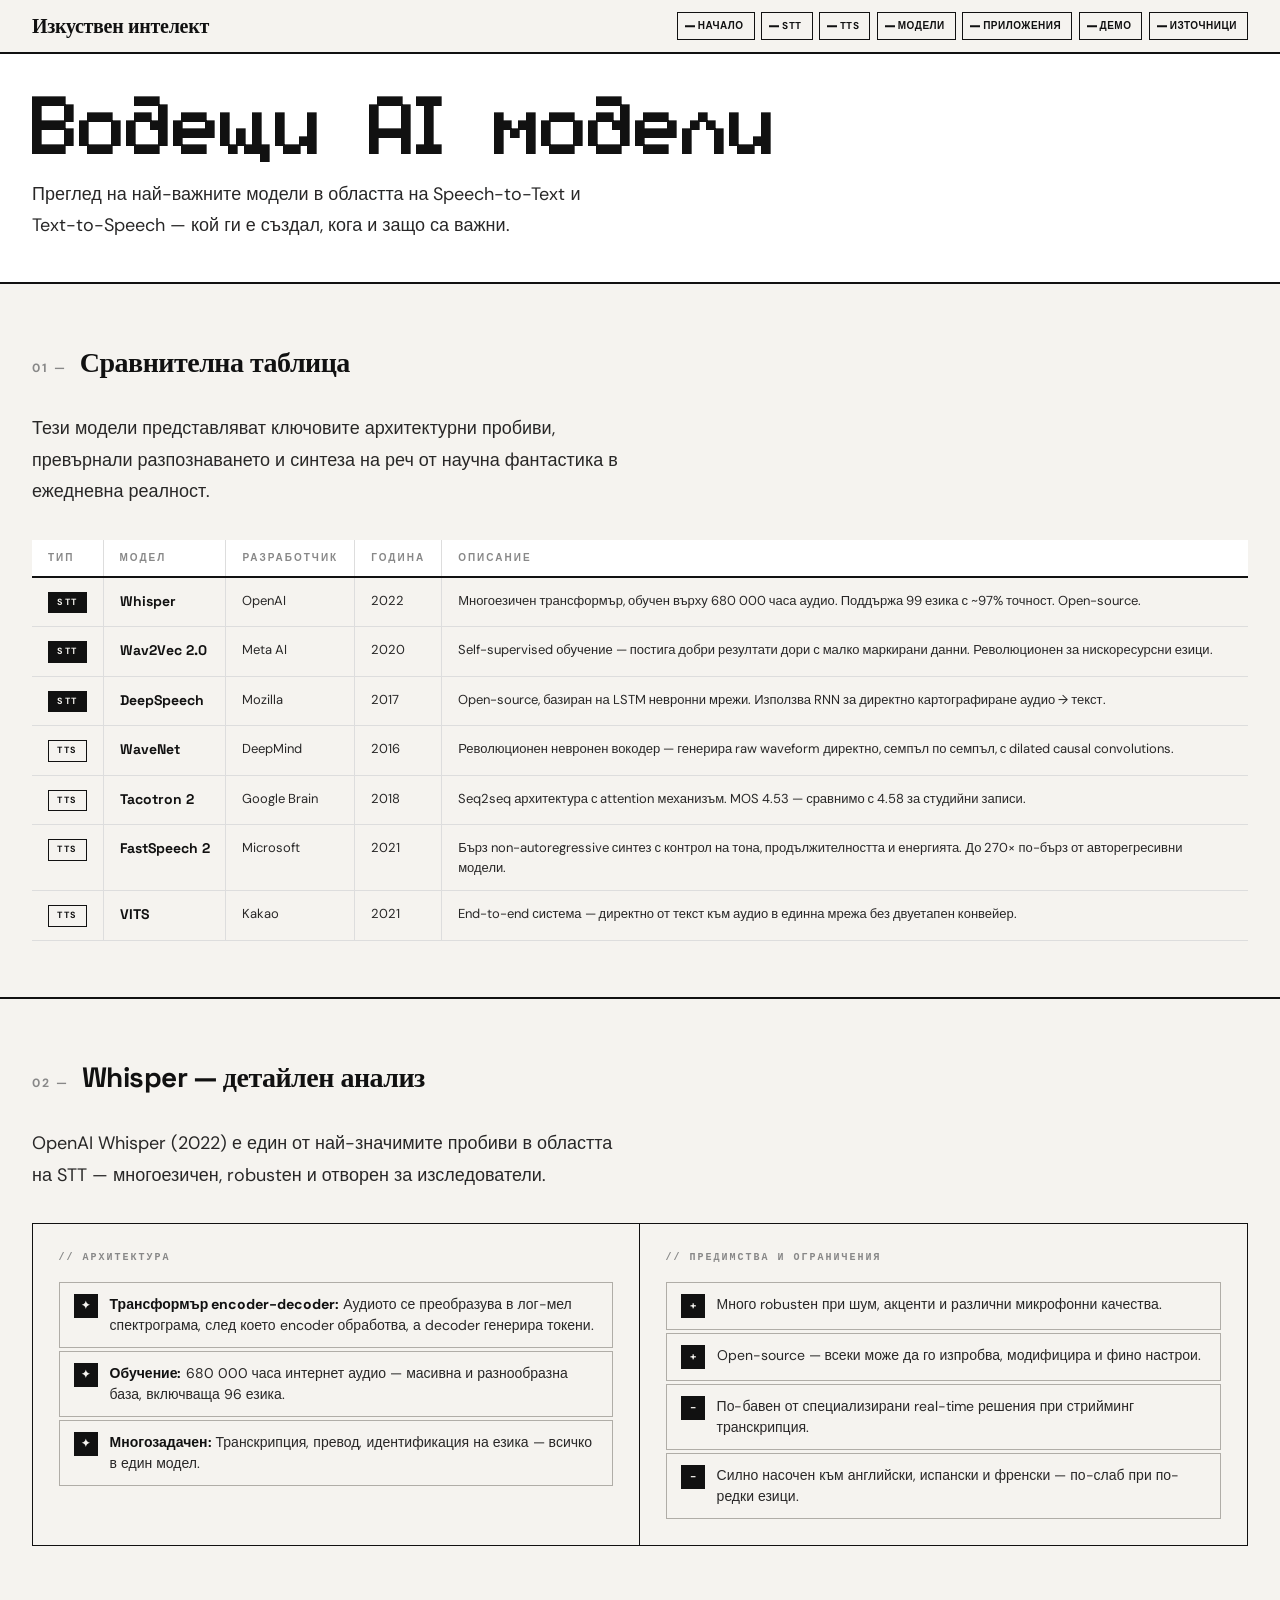
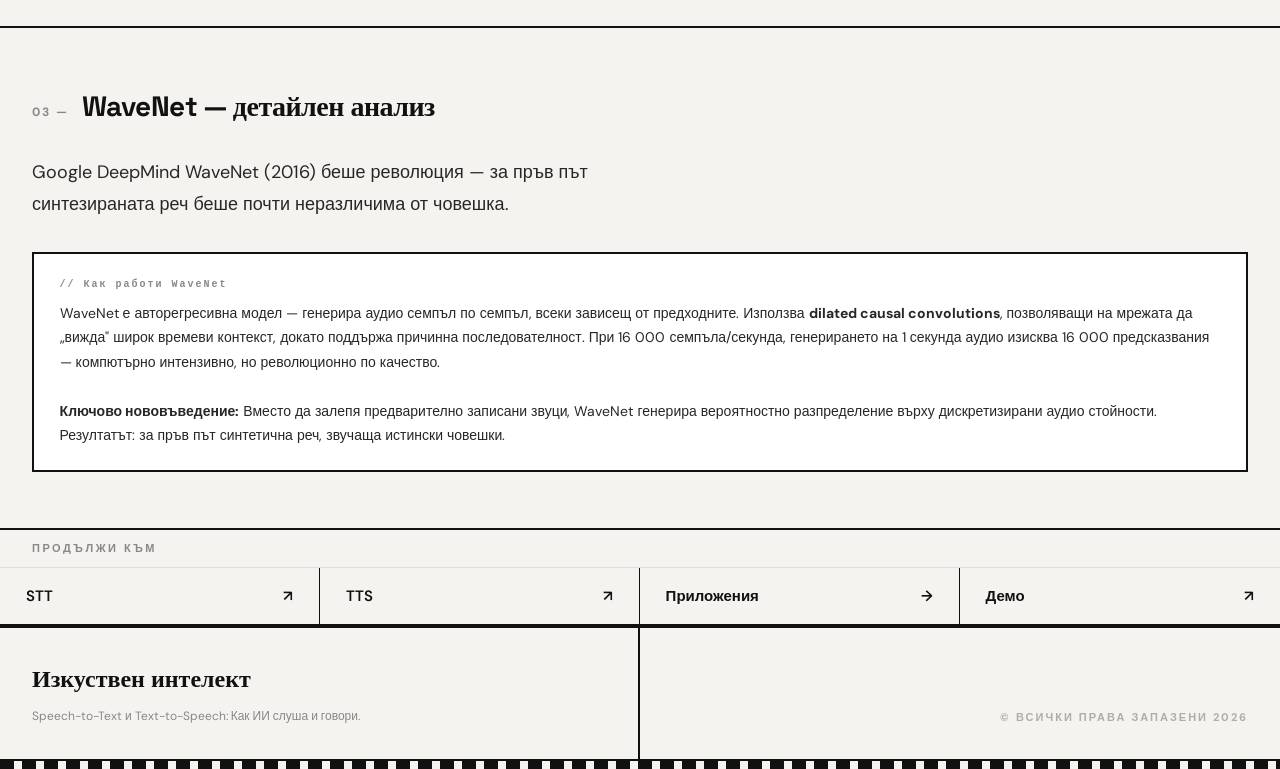
<file: models.html>
<!doctype html>
<html lang="bg">
  <head>
    <meta charset="UTF-8" />
    <meta name="viewport" content="width=device-width, initial-scale=1.0" />
    <title>AI Модели</title>
    <link rel="stylesheet" href="assets/style.css" />
  </head>
  <body>
    <nav class="navbar">
      <a href="index.html" class="navbar-logo">Изкуствен интелект</a>
      <ul class="navbar-links">
        <li>
          <a class="fancy" href="index.html"
            ><span class="text">Начало</span></a
          >
        </li>
        <li>
          <a class="fancy" href="stt.html"><span class="text">STT</span></a>
        </li>
        <li>
          <a class="fancy" href="tts.html"><span class="text">TTS</span></a>
        </li>
        <li>
          <a class="fancy" href="models.html"
            ><span class="text">Модели</span></a
          >
        </li>
        <li>
          <a class="fancy" href="applications.html"
            ><span class="text">Приложения</span></a
          >
        </li>
        <li>
          <a class="fancy" href="demo.html"><span class="text">Демо</span></a>
        </li>
        <li>
          <a class="fancy" href="sources.html"
            ><span class="text">Източници</span></a
          >
        </li>
      </ul>
    </nav>

    <div class="page-header">
      <h1 class="page-header-title">Водещи AI модели</h1>
      <p class="page-header-desc">
        Преглед на най-важните модели в областта на Speech-to-Text и
        Text-to-Speech — кой ги е създал, кога и защо са важни.
      </p>
    </div>

    <section class="section">
      <div class="section-header">
        <span class="section-number">01 —</span>
        <h2 class="section-title">Сравнителна таблица</h2>
      </div>
      <p class="section-intro">
        Тези модели представляват ключовите архитектурни пробиви, превърнали
        разпознаването и синтеза на реч от научна фантастика в ежедневна
        реалност.
      </p>
      <table class="models-table">
        <thead>
          <tr>
            <th>Тип</th>
            <th>Модел</th>
            <th>Разработчик</th>
            <th>Година</th>
            <th>Описание</th>
          </tr>
        </thead>
        <tbody>
          <tr>
            <td><span class="badge badge-stt">STT</span></td>
            <td><span class="model-name">Whisper</span></td>
            <td>OpenAI</td>
            <td>2022</td>
            <td>
              Многоезичен трансформър, обучен върху 680 000 часа аудио. Поддържа
              99 езика с ~97% точност. Open-source.
            </td>
          </tr>
          <tr>
            <td><span class="badge badge-stt">STT</span></td>
            <td><span class="model-name">Wav2Vec 2.0</span></td>
            <td>Meta AI</td>
            <td>2020</td>
            <td>
              Self-supervised обучение — постига добри резултати дори с малко
              маркирани данни. Революционен за нискоресурсни езици.
            </td>
          </tr>
          <tr>
            <td><span class="badge badge-stt">STT</span></td>
            <td><span class="model-name">DeepSpeech</span></td>
            <td>Mozilla</td>
            <td>2017</td>
            <td>
              Open-source, базиран на LSTM невронни мрежи. Използва RNN за
              директно картографиране аудио → текст.
            </td>
          </tr>
          <tr>
            <td><span class="badge badge-tts">TTS</span></td>
            <td><span class="model-name">WaveNet</span></td>
            <td>DeepMind</td>
            <td>2016</td>
            <td>
              Революционен невронен вокодер — генерира raw waveform директно,
              семпъл по семпъл, с dilated causal convolutions.
            </td>
          </tr>
          <tr>
            <td><span class="badge badge-tts">TTS</span></td>
            <td><span class="model-name">Tacotron 2</span></td>
            <td>Google Brain</td>
            <td>2018</td>
            <td>
              Seq2seq архитектура с attention механизъм. MOS 4.53 — сравнимо с
              4.58 за студийни записи.
            </td>
          </tr>
          <tr>
            <td><span class="badge badge-tts">TTS</span></td>
            <td><span class="model-name">FastSpeech 2</span></td>
            <td>Microsoft</td>
            <td>2021</td>
            <td>
              Бърз non-autoregressive синтез с контрол на тона,
              продължителността и енергията. До 270× по-бърз от авторегресивни
              модели.
            </td>
          </tr>
          <tr>
            <td><span class="badge badge-tts">TTS</span></td>
            <td><span class="model-name">VITS</span></td>
            <td>Kakao</td>
            <td>2021</td>
            <td>
              End-to-end система — директно от текст към аудио в единна мрежа
              без двуетапен конвейер.
            </td>
          </tr>
        </tbody>
      </table>
    </section>

    <section class="section">
      <div class="section-header">
        <span class="section-number">02 —</span>
        <h2 class="section-title">Whisper — детайлен анализ</h2>
      </div>
      <p class="section-intro">
        OpenAI Whisper (2022) е един от най-значимите пробиви в областта на STT
        — многоезичен, robustен и отворен за изследователи.
      </p>
      <div class="pipeline-columns">
        <div class="pipeline-col">
          <p class="pipeline-col-label">// Архитектура</p>
          <div class="pipeline-steps">
            <div class="pipeline-step">
              <span class="step-num">✦</span>
              <p class="step-text">
                <strong>Трансформър encoder-decoder:</strong> Аудиото се
                преобразува в лог-мел спектрограма, след което encoder
                обработва, а decoder генерира токени.
              </p>
            </div>
            <div class="pipeline-step">
              <span class="step-num">✦</span>
              <p class="step-text">
                <strong>Обучение:</strong> 680 000 часа интернет аудио — масивна
                и разнообразна база, включваща 96 езика.
              </p>
            </div>
            <div class="pipeline-step">
              <span class="step-num">✦</span>
              <p class="step-text">
                <strong>Многозадачен:</strong> Транскрипция, превод,
                идентификация на езика — всичко в един модел.
              </p>
            </div>
          </div>
        </div>
        <div class="pipeline-col pipeline-col-last">
          <p class="pipeline-col-label">// Предимства и ограничения</p>
          <div class="pipeline-steps">
            <div class="pipeline-step">
              <span class="step-num">+</span>
              <p class="step-text">
                Много robustен при шум, акценти и различни микрофонни качества.
              </p>
            </div>
            <div class="pipeline-step">
              <span class="step-num">+</span>
              <p class="step-text">
                Open-source — всеки може да го изпробва, модифицира и фино
                настрои.
              </p>
            </div>
            <div class="pipeline-step">
              <span class="step-num">−</span>
              <p class="step-text">
                По-бавен от специализирани real-time решения при стрийминг
                транскрипция.
              </p>
            </div>
            <div class="pipeline-step">
              <span class="step-num">−</span>
              <p class="step-text">
                Силно насочен към английски, испански и френски — по-слаб при
                по-редки езици.
              </p>
            </div>
          </div>
        </div>
      </div>
    </section>

    <section class="section">
      <div class="section-header">
        <span class="section-number">03 —</span>
        <h2 class="section-title">WaveNet — детайлен анализ</h2>
      </div>
      <p class="section-intro">
        Google DeepMind WaveNet (2016) беше революция — за пръв път
        синтезираната реч беше почти неразличима от човешка.
      </p>
      <div class="info-box">
        <p class="info-box-label">// Как работи WaveNet</p>
        <p class="info-box-text">
          WaveNet е авторегресивна модел — генерира аудио семпъл по семпъл,
          всеки зависещ от предходните. Използва
          <strong>dilated causal convolutions</strong>, позволяващи на мрежата
          да „вижда" широк времеви контекст, докато поддържа причинна
          последователност. При 16 000 семпъла/секунда, генерирането на 1
          секунда аудио изисква 16 000 предсказвания — компютърно интензивно, но
          революционно по качество. <br /><br />
          <strong>Ключово нововъведение:</strong> Вместо да залепя предварително
          записани звуци, WaveNet генерира вероятностно разпределение върху
          дискретизирани аудио стойности. Резултатът: за пръв път синтетична
          реч, звучаща истински човешки.
        </p>
      </div>
    </section>

    <div class="quicklinks-section">
      <p class="quicklinks-label">Продължи към</p>
      <div class="quicklinks-grid">
        <a href="stt.html" class="quicklink-item"
          >STT <span class="arrow">↗</span></a
        >
        <a href="tts.html" class="quicklink-item"
          >TTS <span class="arrow">↗</span></a
        >
        <a href="applications.html" class="quicklink-item"
          >Приложения <span class="arrow">→</span></a
        >
        <a href="demo.html" class="quicklink-item"
          >Демо <span class="arrow">↗</span></a
        >
      </div>
    </div>

    <footer class="footer">
      <div class="footer-left">
        <p class="footer-logo">Изкуствен интелект</p>
        <p class="footer-tagline">
          Speech-to-Text и Text-to-Speech: Как ИИ слуша и говори.
        </p>
      </div>
      <div class="footer-right">
        <p class="footer-credit">© Всички права запазени 2026</p>
      </div>
      <div class="footer-stripe"></div>
    </footer>
  </body>
</html>
</file>
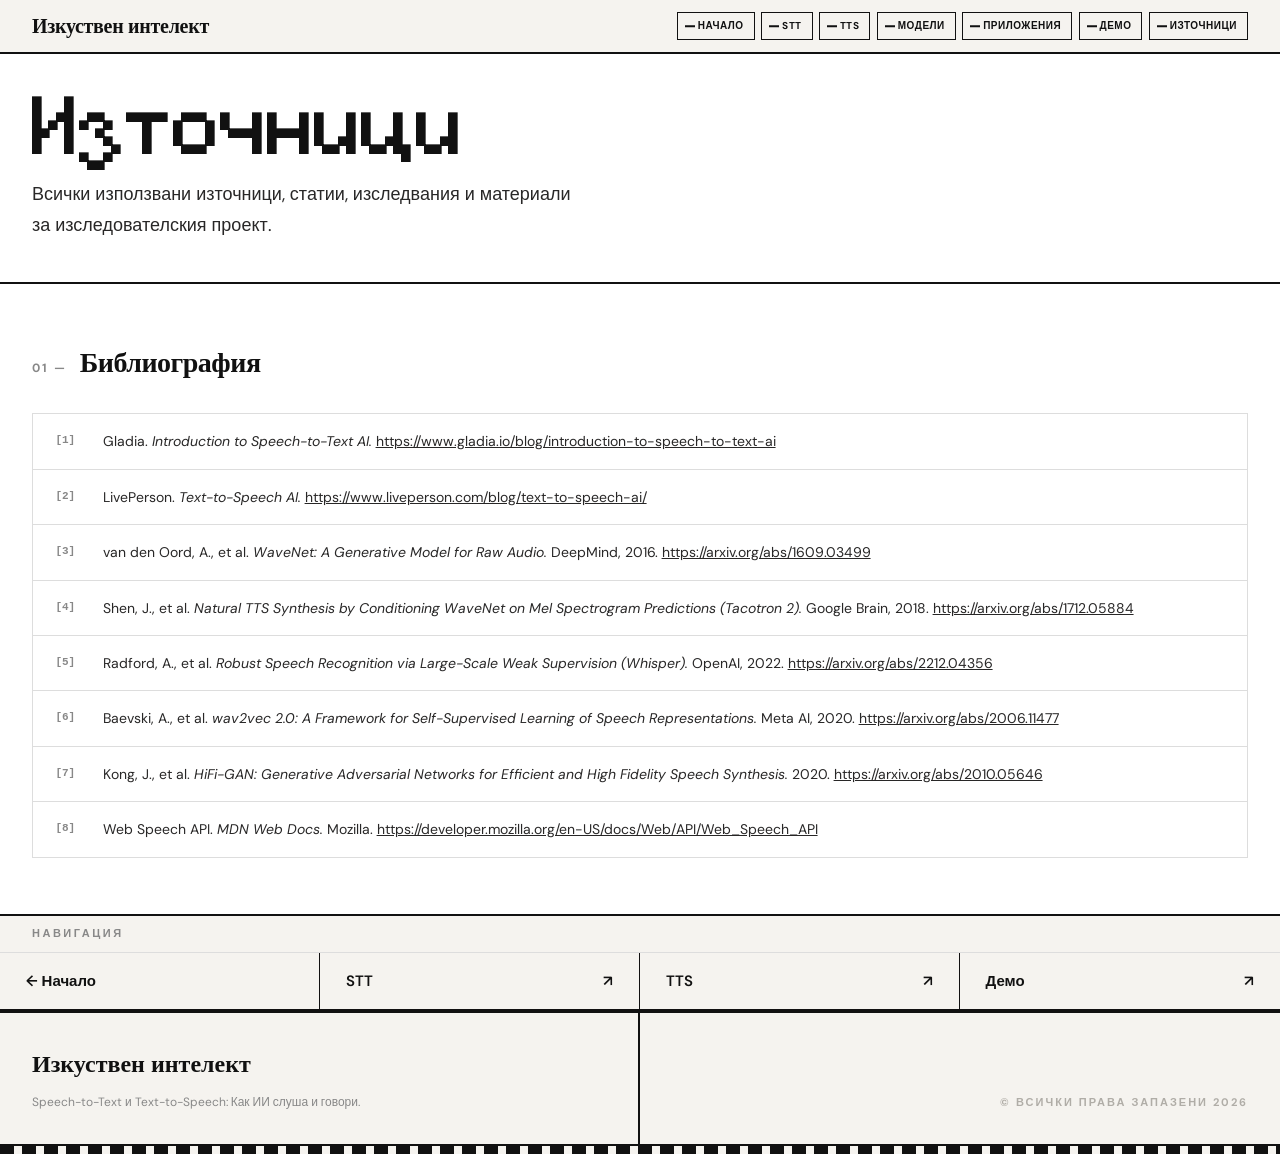
<file: sources.html>
<!doctype html>
<html lang="bg">
  <head>
    <meta charset="UTF-8" />
    <meta name="viewport" content="width=device-width, initial-scale=1.0" />
    <title>Източници</title>
    <link rel="stylesheet" href="assets/style.css" />
  </head>
  <body>
    <nav class="navbar">
      <a href="index.html" class="navbar-logo">Изкуствен интелект</a>
      <ul class="navbar-links">
        <li>
          <a class="fancy" href="index.html"
            ><span class="text">Начало</span></a
          >
        </li>
        <li>
          <a class="fancy" href="stt.html"><span class="text">STT</span></a>
        </li>
        <li>
          <a class="fancy" href="tts.html"><span class="text">TTS</span></a>
        </li>
        <li>
          <a class="fancy" href="models.html"
            ><span class="text">Модели</span></a
          >
        </li>
        <li>
          <a class="fancy" href="applications.html"
            ><span class="text">Приложения</span></a
          >
        </li>
        <li>
          <a class="fancy" href="demo.html"><span class="text">Демо</span></a>
        </li>
        <li>
          <a class="fancy" href="sources.html"
            ><span class="text">Източници</span></a
          >
        </li>
      </ul>
    </nav>

    <div class="page-header">
      <h1 class="page-header-title">Източници</h1>
      <p class="page-header-desc">
        Всички използвани източници, статии, изследвания и материали за
        изследователския проект.
      </p>
    </div>

    <section class="section section-sources">
      <div class="section-header">
        <span class="section-number">01 —</span>
        <h2 class="section-title">Библиография</h2>
      </div>
      <div class="sources-list">
        <div class="source-item">
          <span class="source-num">[1]</span>
          <p class="source-text">
            Gladia. <em>Introduction to Speech-to-Text AI.</em>
            <a
              href="https://www.gladia.io/blog/introduction-to-speech-to-text-ai"
              target="_blank"
              >https://www.gladia.io/blog/introduction-to-speech-to-text-ai</a
            >
          </p>
        </div>
        <div class="source-item">
          <span class="source-num">[2]</span>
          <p class="source-text">
            LivePerson. <em>Text-to-Speech AI.</em>
            <a
              href="https://www.liveperson.com/blog/text-to-speech-ai/"
              target="_blank"
              >https://www.liveperson.com/blog/text-to-speech-ai/</a
            >
          </p>
        </div>
        <div class="source-item">
          <span class="source-num">[3]</span>
          <p class="source-text">
            van den Oord, A., et al.
            <em>WaveNet: A Generative Model for Raw Audio.</em> DeepMind, 2016.
            <a href="https://arxiv.org/abs/1609.03499" target="_blank"
              >https://arxiv.org/abs/1609.03499</a
            >
          </p>
        </div>
        <div class="source-item">
          <span class="source-num">[4]</span>
          <p class="source-text">
            Shen, J., et al.
            <em
              >Natural TTS Synthesis by Conditioning WaveNet on Mel Spectrogram
              Predictions (Tacotron 2).</em
            >
            Google Brain, 2018.
            <a href="https://arxiv.org/abs/1712.05884" target="_blank"
              >https://arxiv.org/abs/1712.05884</a
            >
          </p>
        </div>
        <div class="source-item">
          <span class="source-num">[5]</span>
          <p class="source-text">
            Radford, A., et al.
            <em
              >Robust Speech Recognition via Large-Scale Weak Supervision
              (Whisper).</em
            >
            OpenAI, 2022.
            <a href="https://arxiv.org/abs/2212.04356" target="_blank"
              >https://arxiv.org/abs/2212.04356</a
            >
          </p>
        </div>
        <div class="source-item">
          <span class="source-num">[6]</span>
          <p class="source-text">
            Baevski, A., et al.
            <em
              >wav2vec 2.0: A Framework for Self-Supervised Learning of Speech
              Representations.</em
            >
            Meta AI, 2020.
            <a href="https://arxiv.org/abs/2006.11477" target="_blank"
              >https://arxiv.org/abs/2006.11477</a
            >
          </p>
        </div>
        <div class="source-item">
          <span class="source-num">[7]</span>
          <p class="source-text">
            Kong, J., et al.
            <em
              >HiFi-GAN: Generative Adversarial Networks for Efficient and High
              Fidelity Speech Synthesis.</em
            >
            2020.
            <a href="https://arxiv.org/abs/2010.05646" target="_blank"
              >https://arxiv.org/abs/2010.05646</a
            >
          </p>
        </div>
        <div class="source-item">
          <span class="source-num">[8]</span>
          <p class="source-text">
            Web Speech API. <em>MDN Web Docs.</em> Mozilla.
            <a
              href="https://developer.mozilla.org/en-US/docs/Web/API/Web_Speech_API"
              target="_blank"
              >https://developer.mozilla.org/en-US/docs/Web/API/Web_Speech_API</a
            >
          </p>
        </div>
      </div>
    </section>

    <div class="quicklinks-section">
      <p class="quicklinks-label">Навигация</p>
      <div class="quicklinks-grid">
        <a href="index.html" class="quicklink-item">← Начало</a>
        <a href="stt.html" class="quicklink-item"
          >STT <span class="arrow">↗</span></a
        >
        <a href="tts.html" class="quicklink-item"
          >TTS <span class="arrow">↗</span></a
        >
        <a href="demo.html" class="quicklink-item"
          >Демо <span class="arrow">↗</span></a
        >
      </div>
    </div>

    <footer class="footer">
      <div class="footer-left">
        <p class="footer-logo">Изкуствен интелект</p>
        <p class="footer-tagline">
          Speech-to-Text и Text-to-Speech: Как ИИ слуша и говори.
        </p>
      </div>
      <div class="footer-right">
        <p class="footer-credit">© Всички права запазени 2026</p>
      </div>
      <div class="footer-stripe"></div>
    </footer>
  </body>
</html>
</file>
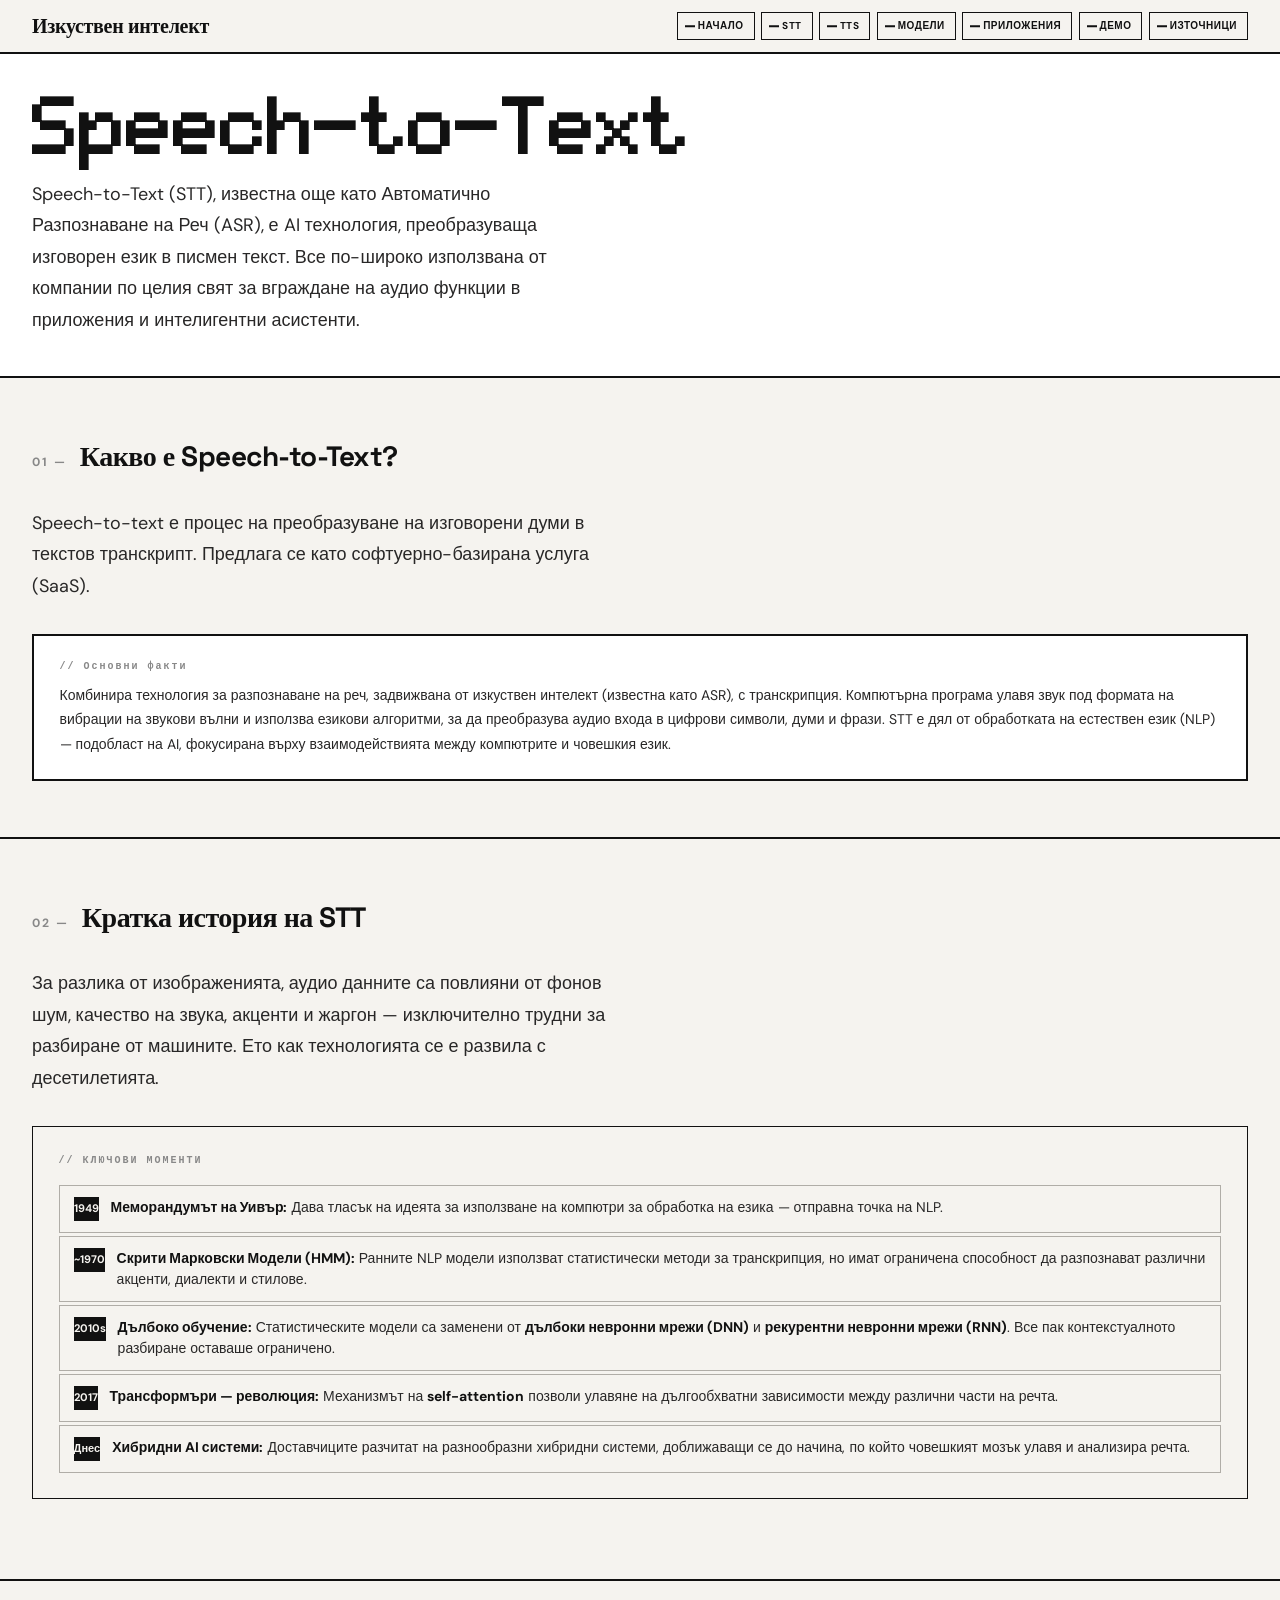
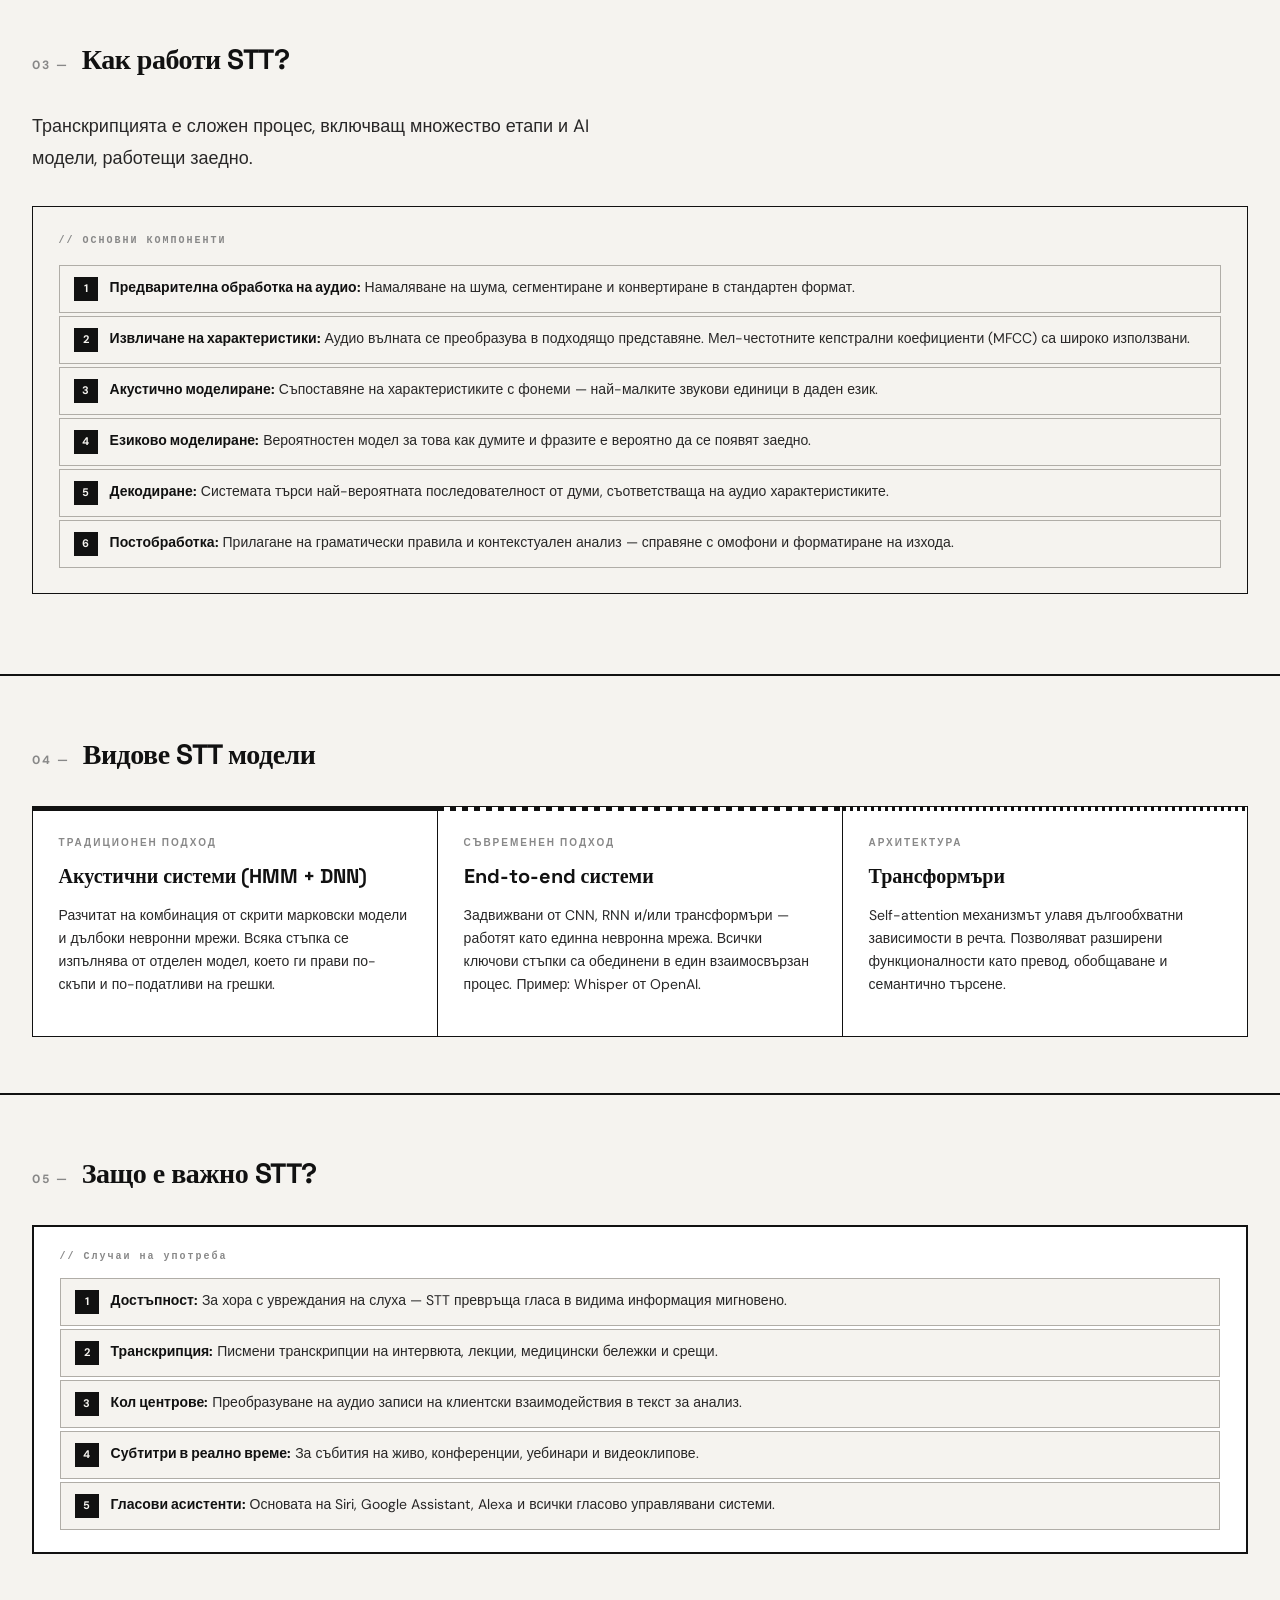
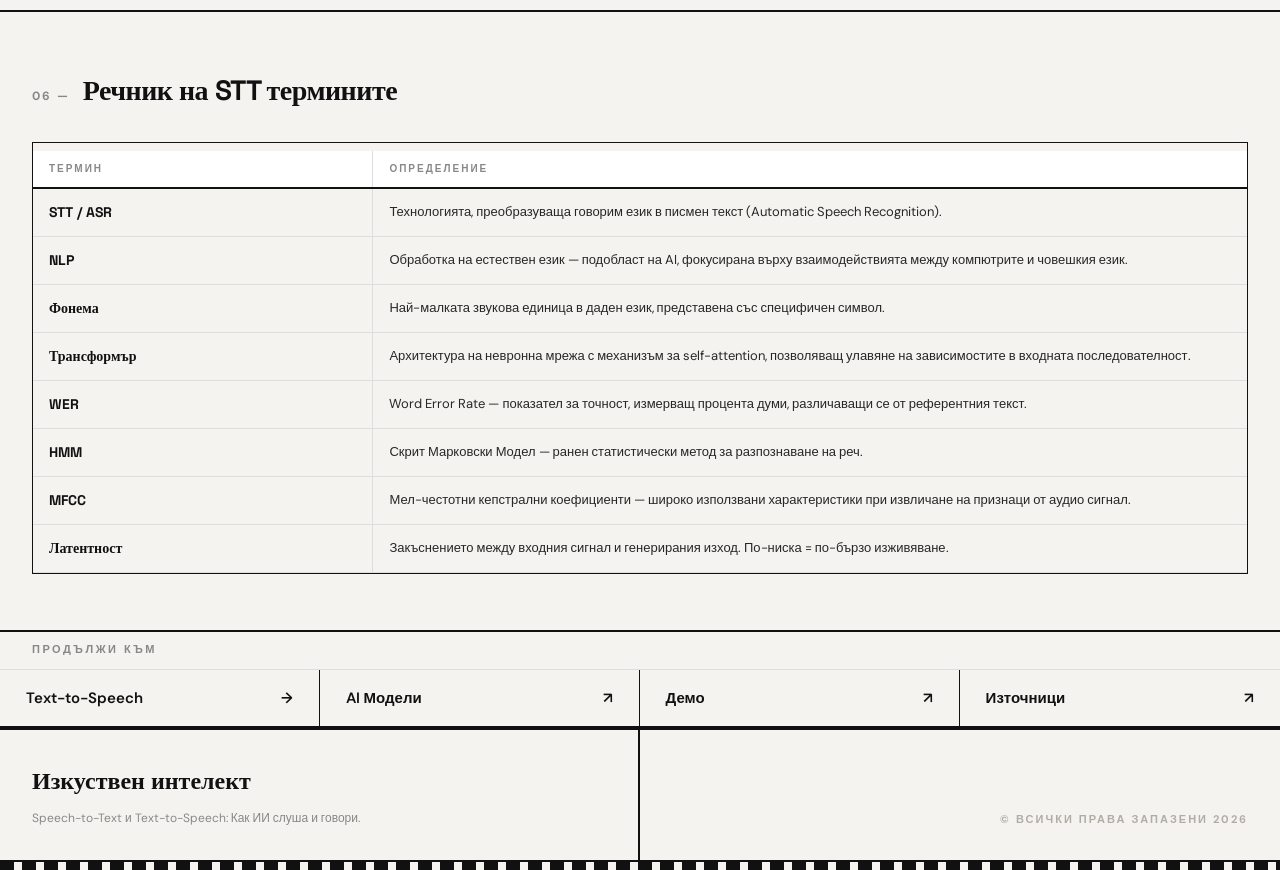
<file: stt.html>
<!doctype html>
<html lang="bg">
  <head>
    <meta charset="UTF-8" />
    <meta name="viewport" content="width=device-width, initial-scale=1.0" />
    <title>Speech-to-Text</title>
    <link rel="stylesheet" href="assets/style.css" />
  </head>
  <body>
    <nav class="navbar">
      <a href="index.html" class="navbar-logo">Изкуствен интелект</a>
      <ul class="navbar-links">
        <li>
          <a class="fancy" href="index.html"
            ><span class="text">Начало</span></a
          >
        </li>
        <li>
          <a class="fancy" href="stt.html"><span class="text">STT</span></a>
        </li>
        <li>
          <a class="fancy" href="tts.html"><span class="text">TTS</span></a>
        </li>
        <li>
          <a class="fancy" href="models.html"
            ><span class="text">Модели</span></a
          >
        </li>
        <li>
          <a class="fancy" href="applications.html"
            ><span class="text">Приложения</span></a
          >
        </li>
        <li>
          <a class="fancy" href="demo.html"><span class="text">Демо</span></a>
        </li>
        <li>
          <a class="fancy" href="sources.html"
            ><span class="text">Източници</span></a
          >
        </li>
      </ul>
    </nav>

    <div class="page-header">
      <h1 class="page-header-title">Speech-to-Text</h1>
      <p class="page-header-desc">
        Speech-to-Text (STT), известна още като Автоматично Разпознаване на Реч
        (ASR), е AI технология, преобразуваща изговорен език в писмен текст. Все
        по-широко използвана от компании по целия свят за вграждане на аудио
        функции в приложения и интелигентни асистенти.
      </p>
    </div>

    <section class="section">
      <div class="section-header">
        <span class="section-number">01 —</span>
        <h2 class="section-title">Какво е Speech-to-Text?</h2>
      </div>
      <p class="section-intro">
        Speech-to-text е процес на преобразуване на изговорени думи в текстов
        транскрипт. Предлага се като софтуерно-базирана услуга (SaaS).
      </p>
      <div class="info-box">
        <p class="info-box-label">// Основни факти</p>
        <p class="info-box-text">
          Комбинира технология за разпознаване на реч, задвижвана от изкуствен
          интелект (известна като ASR), с транскрипция. Компютърна програма
          улавя звук под формата на вибрации на звукови вълни и използва езикови
          алгоритми, за да преобразува аудио входа в цифрови символи, думи и
          фрази. STT е дял от обработката на естествен език (NLP) — подобласт на
          AI, фокусирана върху взаимодействията между компютрите и човешкия
          език.
        </p>
      </div>
    </section>

    <section class="section">
      <div class="section-header">
        <span class="section-number">02 —</span>
        <h2 class="section-title">Кратка история на STT</h2>
      </div>
      <p class="section-intro">
        За разлика от изображенията, аудио данните са повлияни от фонов шум,
        качество на звука, акценти и жаргон — изключително трудни за разбиране
        от машините. Ето как технологията се е развила с десетилетията.
      </p>

      <div class="pipeline-columns" style="grid-template-columns: 1fr">
        <div class="pipeline-col pipeline-col-last">
          <p class="pipeline-col-label">// Ключови моменти</p>
          <div class="pipeline-steps">
            <div class="pipeline-step">
              <span class="step-num">1949</span>
              <p class="step-text">
                <strong>Меморандумът на Уивър:</strong> Дава тласък на идеята за
                използване на компютри за обработка на езика — отправна точка на
                NLP.
              </p>
            </div>
            <div class="pipeline-step">
              <span class="step-num">~1970</span>
              <p class="step-text">
                <strong>Скрити Марковски Модели (HMM):</strong> Ранните NLP
                модели използват статистически методи за транскрипция, но имат
                ограничена способност да разпознават различни акценти, диалекти
                и стилове.
              </p>
            </div>
            <div class="pipeline-step">
              <span class="step-num">2010s</span>
              <p class="step-text">
                <strong>Дълбоко обучение:</strong> Статистическите модели са
                заменени от <strong>дълбоки невронни мрежи (DNN)</strong> и
                <strong>рекурентни невронни мрежи (RNN)</strong>. Все пак
                контекстуалното разбиране оставаше ограничено.
              </p>
            </div>
            <div class="pipeline-step">
              <span class="step-num">2017</span>
              <p class="step-text">
                <strong>Трансформъри — революция:</strong> Механизмът на
                <strong>self-attention</strong> позволи улавяне на дългообхватни
                зависимости между различни части на речта.
              </p>
            </div>
            <div class="pipeline-step">
              <span class="step-num">Днес</span>
              <p class="step-text">
                <strong>Хибридни AI системи:</strong> Доставчиците разчитат на
                разнообразни хибридни системи, доближаващи се до начина, по
                който човешкият мозък улавя и анализира речта.
              </p>
            </div>
          </div>
        </div>
      </div>
    </section>

    <section class="section">
      <div class="section-header">
        <span class="section-number">03 —</span>
        <h2 class="section-title">Как работи STT?</h2>
      </div>
      <p class="section-intro">
        Транскрипцията е сложен процес, включващ множество етапи и AI модели,
        работещи заедно.
      </p>

      <div class="pipeline-columns" style="grid-template-columns: 1fr">
        <div class="pipeline-col pipeline-col-last">
          <p class="pipeline-col-label">// Основни компоненти</p>
          <div class="pipeline-steps">
            <div class="pipeline-step">
              <span class="step-num">1</span>
              <p class="step-text">
                <strong>Предварителна обработка на аудио:</strong> Намаляване на
                шума, сегментиране и конвертиране в стандартен формат.
              </p>
            </div>
            <div class="pipeline-step">
              <span class="step-num">2</span>
              <p class="step-text">
                <strong>Извличане на характеристики:</strong> Аудио вълната се
                преобразува в подходящо представяне. Мел-честотните кепстрални
                коефициенти (MFCC) са широко използвани.
              </p>
            </div>
            <div class="pipeline-step">
              <span class="step-num">3</span>
              <p class="step-text">
                <strong>Акустично моделиране:</strong> Съпоставяне на
                характеристиките с фонеми — най-малките звукови единици в даден
                език.
              </p>
            </div>
            <div class="pipeline-step">
              <span class="step-num">4</span>
              <p class="step-text">
                <strong>Езиково моделиране:</strong> Вероятностен модел за това
                как думите и фразите е вероятно да се появят заедно.
              </p>
            </div>
            <div class="pipeline-step">
              <span class="step-num">5</span>
              <p class="step-text">
                <strong>Декодиране:</strong> Системата търси най-вероятната
                последователност от думи, съответстваща на аудио
                характеристиките.
              </p>
            </div>
            <div class="pipeline-step">
              <span class="step-num">6</span>
              <p class="step-text">
                <strong>Постобработка:</strong> Прилагане на граматически
                правила и контекстуален анализ — справяне с омофони и
                форматиране на изхода.
              </p>
            </div>
          </div>
        </div>
      </div>
    </section>

    <section class="section">
      <div class="section-header">
        <span class="section-number">04 —</span>
        <h2 class="section-title">Видове STT модели</h2>
      </div>
      <div class="topic-cards">
        <div class="topic-card">
          <div class="topic-card-bar topic-card-bar-stt"></div>
          <div class="topic-card-body">
            <p class="topic-type">Традиционен подход</p>
            <h3 class="topic-name">Акустични системи (HMM + DNN)</h3>
            <p class="topic-description">
              Разчитат на комбинация от скрити марковски модели и дълбоки
              невронни мрежи. Всяка стъпка се изпълнява от отделен модел, което
              ги прави по-скъпи и по-податливи на грешки.
            </p>
          </div>
        </div>
        <div class="topic-card">
          <div class="topic-card-bar topic-card-bar-tts"></div>
          <div class="topic-card-body">
            <p class="topic-type">Съвременен подход</p>
            <h3 class="topic-name">End-to-end системи</h3>
            <p class="topic-description">
              Задвижвани от CNN, RNN и/или трансформъри — работят като единна
              невронна мрежа. Всички ключови стъпки са обединени в един
              взаимосвързан процес. Пример: Whisper от OpenAI.
            </p>
          </div>
        </div>
        <div class="topic-card">
          <div class="topic-card-bar topic-card-bar-apps"></div>
          <div class="topic-card-body">
            <p class="topic-type">Архитектура</p>
            <h3 class="topic-name">Трансформъри</h3>
            <p class="topic-description">
              Self-attention механизмът улавя дългообхватни зависимости в речта.
              Позволяват разширени функционалности като превод, обобщаване и
              семантично търсене.
            </p>
          </div>
        </div>
      </div>
    </section>

    <section class="section">
      <div class="section-header">
        <span class="section-number">05 —</span>
        <h2 class="section-title">Защо е важно STT?</h2>
      </div>
      <div class="info-box">
        <p class="info-box-label">// Случаи на употреба</p>
        <div class="pipeline-steps" style="margin-top: 0.8rem">
          <div class="pipeline-step">
            <span class="step-num">1</span>
            <p class="step-text">
              <strong>Достъпност:</strong> За хора с увреждания на слуха — STT
              превръща гласа в видима информация мигновено.
            </p>
          </div>
          <div class="pipeline-step">
            <span class="step-num">2</span>
            <p class="step-text">
              <strong>Транскрипция:</strong> Писмени транскрипции на интервюта,
              лекции, медицински бележки и срещи.
            </p>
          </div>
          <div class="pipeline-step">
            <span class="step-num">3</span>
            <p class="step-text">
              <strong>Кол центрове:</strong> Преобразуване на аудио записи на
              клиентски взаимодействия в текст за анализ.
            </p>
          </div>
          <div class="pipeline-step">
            <span class="step-num">4</span>
            <p class="step-text">
              <strong>Субтитри в реално време:</strong> За събития на живо,
              конференции, уебинари и видеоклипове.
            </p>
          </div>
          <div class="pipeline-step">
            <span class="step-num">5</span>
            <p class="step-text">
              <strong>Гласови асистенти:</strong> Основата на Siri, Google
              Assistant, Alexa и всички гласово управлявани системи.
            </p>
          </div>
        </div>
      </div>
    </section>

    <section class="section">
      <div class="section-header">
        <span class="section-number">06 —</span>
        <h2 class="section-title">Речник на STT термините</h2>
      </div>
      <div style="border: 1px solid var(--black); overflow: hidden">
        <table class="models-table">
          <thead>
            <tr>
              <th style="width: 28%">Термин</th>
              <th>Определение</th>
            </tr>
          </thead>
          <tbody>
            <tr>
              <td><span class="model-name">STT / ASR</span></td>
              <td>
                Технологията, преобразуваща говорим език в писмен текст
                (Automatic Speech Recognition).
              </td>
            </tr>
            <tr>
              <td><span class="model-name">NLP</span></td>
              <td>
                Обработка на естествен език — подобласт на AI, фокусирана върху
                взаимодействията между компютрите и човешкия език.
              </td>
            </tr>
            <tr>
              <td><span class="model-name">Фонема</span></td>
              <td>
                Най-малката звукова единица в даден език, представена със
                специфичен символ.
              </td>
            </tr>
            <tr>
              <td><span class="model-name">Трансформър</span></td>
              <td>
                Архитектура на невронна мрежа с механизъм за self-attention,
                позволяващ улавяне на зависимостите в входната последователност.
              </td>
            </tr>
            <tr>
              <td><span class="model-name">WER</span></td>
              <td>
                Word Error Rate — показател за точност, измерващ процента думи,
                различаващи се от референтния текст.
              </td>
            </tr>
            <tr>
              <td><span class="model-name">HMM</span></td>
              <td>
                Скрит Марковски Модел — ранен статистически метод за
                разпознаване на реч.
              </td>
            </tr>
            <tr>
              <td><span class="model-name">MFCC</span></td>
              <td>
                Мел-честотни кепстрални коефициенти — широко използвани
                характеристики при извличане на признаци от аудио сигнал.
              </td>
            </tr>
            <tr>
              <td><span class="model-name">Латентност</span></td>
              <td>
                Закъснението между входния сигнал и генерирания изход. По-ниска
                = по-бързо изживяване.
              </td>
            </tr>
          </tbody>
        </table>
      </div>
    </section>

    <div class="quicklinks-section">
      <p class="quicklinks-label">Продължи към</p>
      <div class="quicklinks-grid">
        <a href="tts.html" class="quicklink-item"
          >Text-to-Speech <span class="arrow">→</span></a
        >
        <a href="models.html" class="quicklink-item"
          >AI Модели <span class="arrow">↗</span></a
        >
        <a href="demo.html" class="quicklink-item"
          >Демо <span class="arrow">↗</span></a
        >
        <a href="sources.html" class="quicklink-item"
          >Източници <span class="arrow">↗</span></a
        >
      </div>
    </div>

    <footer class="footer">
      <div class="footer-left">
        <p class="footer-logo">Изкуствен интелект</p>
        <p class="footer-tagline">
          Speech-to-Text и Text-to-Speech: Как ИИ слуша и говори.
        </p>
      </div>
      <div class="footer-right">
        <p class="footer-credit">© Всички права запазени 2026</p>
      </div>
      <div class="footer-stripe"></div>
    </footer>
  </body>
</html>
</file>
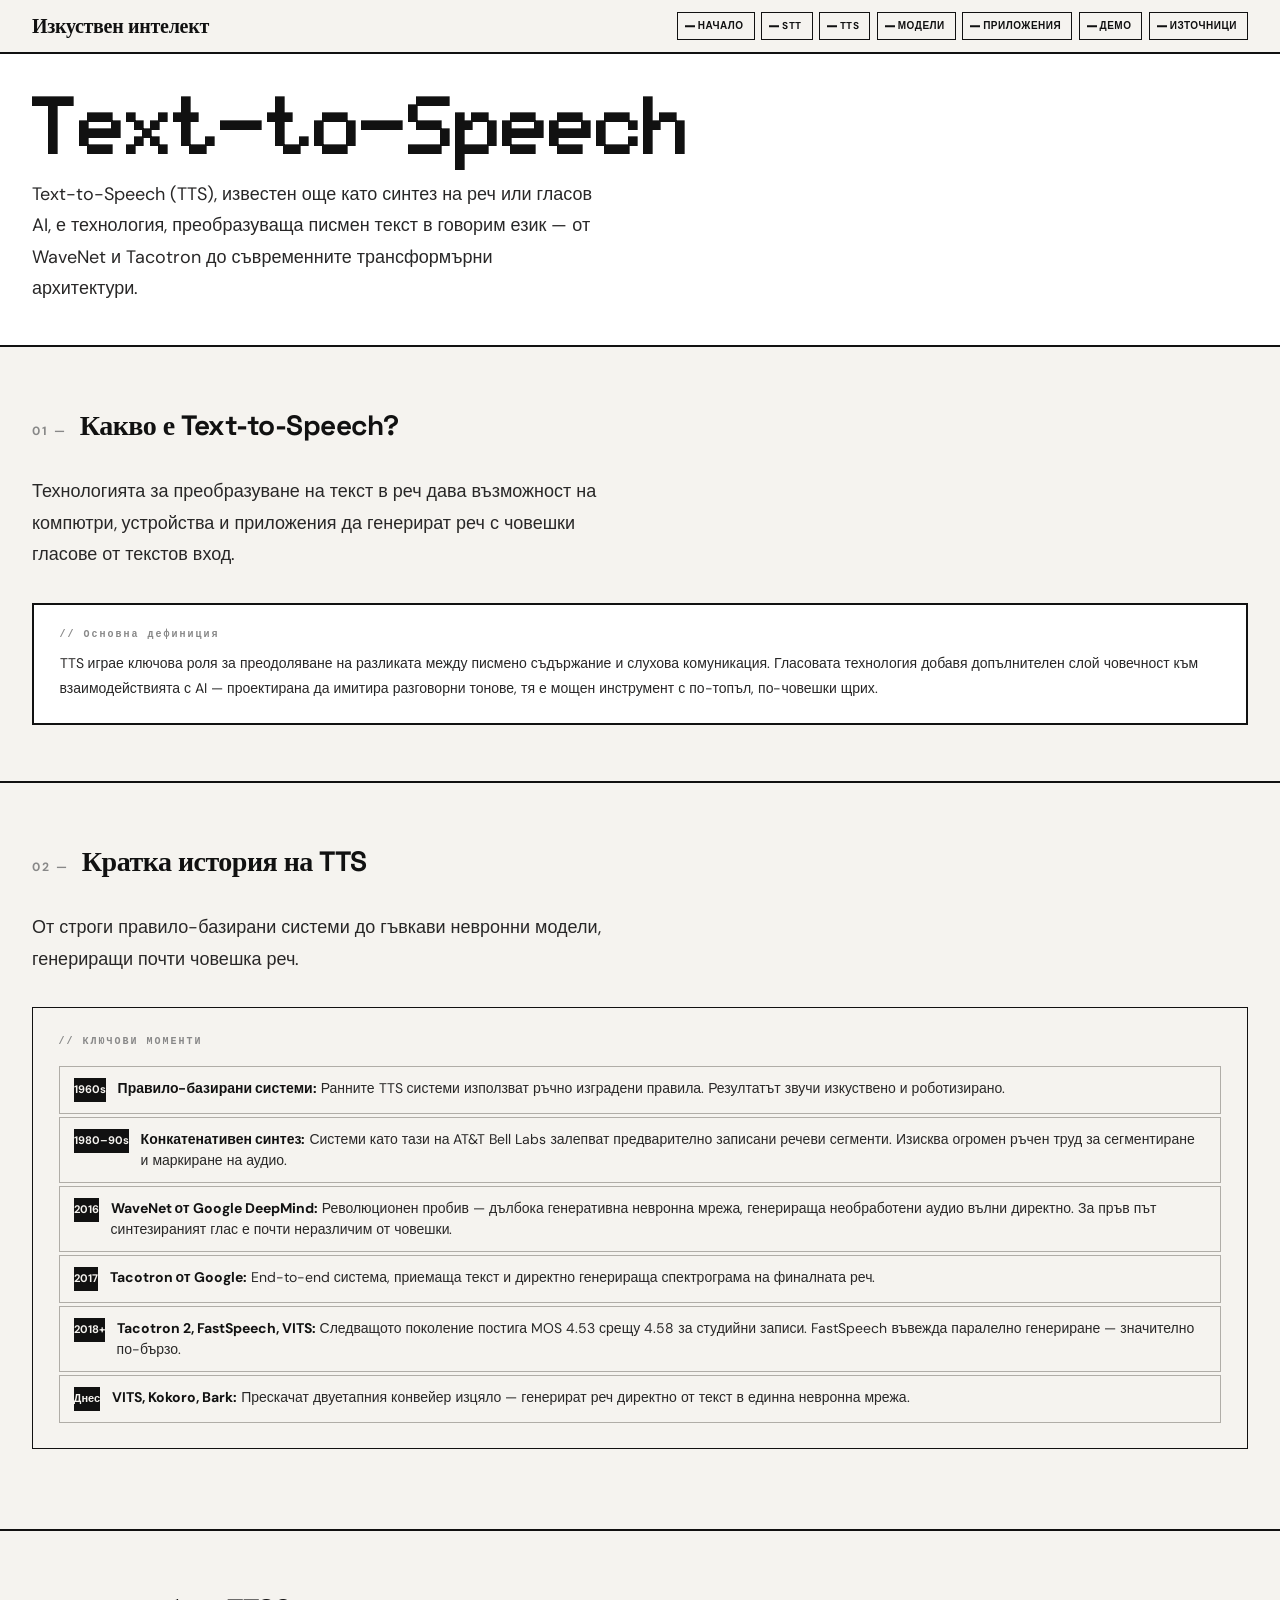
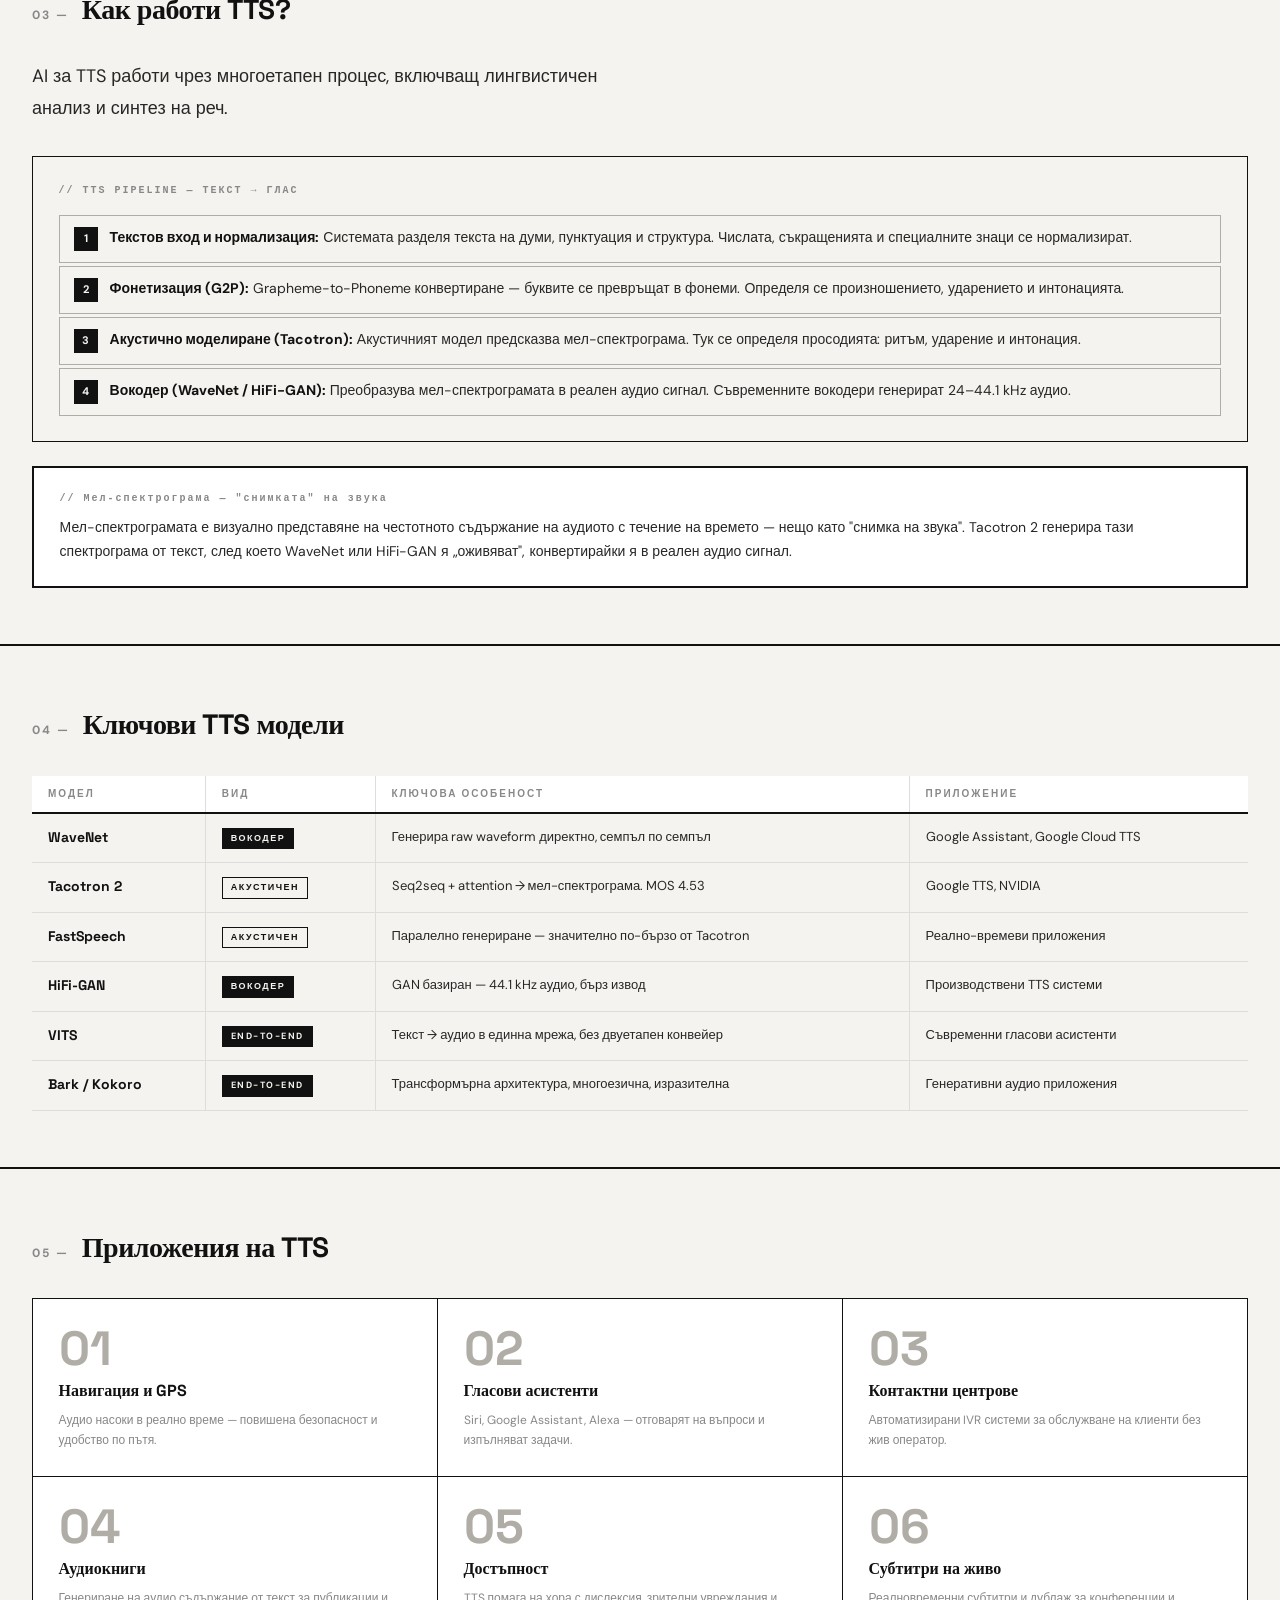
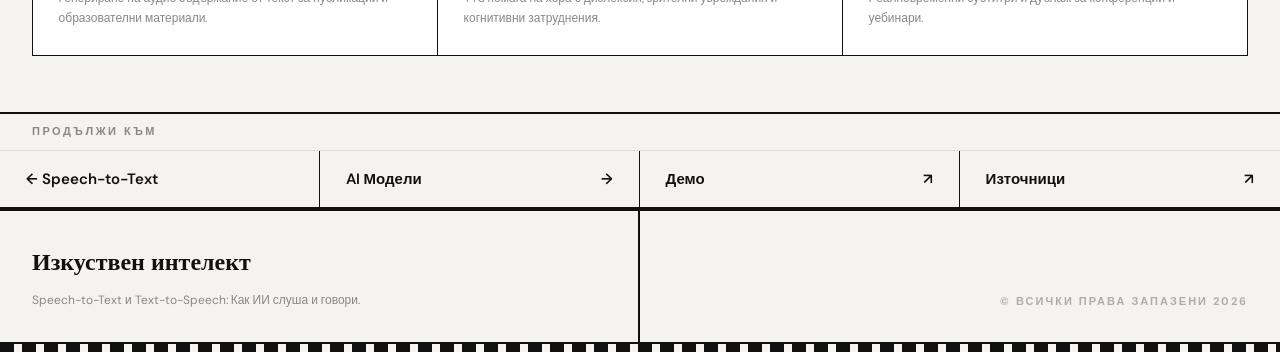
<file: tts.html>
<!doctype html>
<html lang="bg">
  <head>
    <meta charset="UTF-8" />
    <meta name="viewport" content="width=device-width, initial-scale=1.0" />
    <title>Text-to-Speech</title>
    <link rel="stylesheet" href="assets/style.css" />
  </head>
  <body>
    <nav class="navbar">
      <a href="index.html" class="navbar-logo">Изкуствен интелект</a>
      <ul class="navbar-links">
        <li>
          <a class="fancy" href="index.html"
            ><span class="text">Начало</span></a
          >
        </li>
        <li>
          <a class="fancy" href="stt.html"><span class="text">STT</span></a>
        </li>
        <li>
          <a class="fancy" href="tts.html"><span class="text">TTS</span></a>
        </li>
        <li>
          <a class="fancy" href="models.html"
            ><span class="text">Модели</span></a
          >
        </li>
        <li>
          <a class="fancy" href="applications.html"
            ><span class="text">Приложения</span></a
          >
        </li>
        <li>
          <a class="fancy" href="demo.html"><span class="text">Демо</span></a>
        </li>
        <li>
          <a class="fancy" href="sources.html"
            ><span class="text">Източници</span></a
          >
        </li>
      </ul>
    </nav>

    <div class="page-header">
      <h1 class="page-header-title">Text-to-Speech</h1>
      <p class="page-header-desc">
        Text-to-Speech (TTS), известен още като синтез на реч или гласов AI, е
        технология, преобразуваща писмен текст в говорим език — от WaveNet и
        Tacotron до съвременните трансформърни архитектури.
      </p>
    </div>

    <section class="section">
      <div class="section-header">
        <span class="section-number">01 —</span>
        <h2 class="section-title">Какво е Text-to-Speech?</h2>
      </div>
      <p class="section-intro">
        Технологията за преобразуване на текст в реч дава възможност на
        компютри, устройства и приложения да генерират реч с човешки гласове от
        текстов вход.
      </p>
      <div class="info-box">
        <p class="info-box-label">// Основна дефиниция</p>
        <p class="info-box-text">
          TTS играе ключова роля за преодоляване на разликата между писмено
          съдържание и слухова комуникация. Гласовата технология добавя
          допълнителен слой човечност към взаимодействията с AI — проектирана да
          имитира разговорни тонове, тя е мощен инструмент с по-топъл,
          по-човешки щрих.
        </p>
      </div>
    </section>

    <section class="section">
      <div class="section-header">
        <span class="section-number">02 —</span>
        <h2 class="section-title">Кратка история на TTS</h2>
      </div>
      <p class="section-intro">
        От строги правило-базирани системи до гъвкави невронни модели,
        генериращи почти човешка реч.
      </p>

      <div class="pipeline-columns" style="grid-template-columns: 1fr">
        <div class="pipeline-col pipeline-col-last">
          <p class="pipeline-col-label">// Ключови моменти</p>
          <div class="pipeline-steps">
            <div class="pipeline-step">
              <span class="step-num">1960s</span>
              <p class="step-text">
                <strong>Правило-базирани системи:</strong> Ранните TTS системи
                използват ръчно изградени правила. Резултатът звучи изкуствено и
                роботизирано.
              </p>
            </div>
            <div class="pipeline-step">
              <span class="step-num">1980–90s</span>
              <p class="step-text">
                <strong>Конкатенативен синтез:</strong> Системи като тази на
                AT&amp;T Bell Labs залепват предварително записани речеви
                сегменти. Изисква огромен ръчен труд за сегментиране и маркиране
                на аудио.
              </p>
            </div>
            <div class="pipeline-step">
              <span class="step-num">2016</span>
              <p class="step-text">
                <strong>WaveNet от Google DeepMind:</strong> Революционен пробив
                — дълбока генеративна невронна мрежа, генерираща необработени
                аудио вълни директно. За пръв път синтезираният глас е почти
                неразличим от човешки.
              </p>
            </div>
            <div class="pipeline-step">
              <span class="step-num">2017</span>
              <p class="step-text">
                <strong>Tacotron от Google:</strong> End-to-end система,
                приемаща текст и директно генерираща спектрограма на финалната
                реч.
              </p>
            </div>
            <div class="pipeline-step">
              <span class="step-num">2018+</span>
              <p class="step-text">
                <strong>Tacotron 2, FastSpeech, VITS:</strong> Следващото
                поколение постига MOS 4.53 срещу 4.58 за студийни записи.
                FastSpeech въвежда паралелно генериране — значително по-бързо.
              </p>
            </div>
            <div class="pipeline-step">
              <span class="step-num">Днес</span>
              <p class="step-text">
                <strong>VITS, Kokoro, Bark:</strong> Прескачат двуетапния
                конвейер изцяло — генерират реч директно от текст в единна
                невронна мрежа.
              </p>
            </div>
          </div>
        </div>
      </div>
    </section>

    <section class="section">
      <div class="section-header">
        <span class="section-number">03 —</span>
        <h2 class="section-title">Как работи TTS?</h2>
      </div>
      <p class="section-intro">
        AI за TTS работи чрез многоетапен процес, включващ лингвистичен анализ и
        синтез на реч.
      </p>

      <div class="pipeline-columns" style="grid-template-columns: 1fr">
        <div class="pipeline-col pipeline-col-last">
          <p class="pipeline-col-label">// TTS Pipeline — Текст → Глас</p>
          <div class="pipeline-steps">
            <div class="pipeline-step">
              <span class="step-num">1</span>
              <p class="step-text">
                <strong>Текстов вход и нормализация:</strong> Системата разделя
                текста на думи, пунктуация и структура. Числата, съкращенията и
                специалните знаци се нормализират.
              </p>
            </div>
            <div class="pipeline-step">
              <span class="step-num">2</span>
              <p class="step-text">
                <strong>Фонетизация (G2P):</strong> Grapheme-to-Phoneme
                конвертиране — буквите се превръщат в фонеми. Определя се
                произношението, ударението и интонацията.
              </p>
            </div>
            <div class="pipeline-step">
              <span class="step-num">3</span>
              <p class="step-text">
                <strong>Акустично моделиране (Tacotron):</strong> Акустичният
                модел предсказва мел-спектрограма. Тук се определя просодията:
                ритъм, ударение и интонация.
              </p>
            </div>
            <div class="pipeline-step">
              <span class="step-num">4</span>
              <p class="step-text">
                <strong>Вокодер (WaveNet / HiFi-GAN):</strong> Преобразува
                мел-спектрограмата в реален аудио сигнал. Съвременните вокодери
                генерират 24–44.1 kHz аудио.
              </p>
            </div>
          </div>
        </div>
      </div>

      <div class="info-box" style="margin-top: 1.5rem">
        <p class="info-box-label">// Мел-спектрограма — "снимката" на звука</p>
        <p class="info-box-text">
          Мел-спектрограмата е визуално представяне на честотното съдържание на
          аудиото с течение на времето — нещо като "снимка на звука". Tacotron 2
          генерира тази спектрограма от текст, след което WaveNet или HiFi-GAN я
          „оживяват", конвертирайки я в реален аудио сигнал.
        </p>
      </div>
    </section>

    <section class="section">
      <div class="section-header">
        <span class="section-number">04 —</span>
        <h2 class="section-title">Ключови TTS модели</h2>
      </div>
      <table class="models-table">
        <thead>
          <tr>
            <th>Модел</th>
            <th>Вид</th>
            <th>Ключова особеност</th>
            <th>Приложение</th>
          </tr>
        </thead>
        <tbody>
          <tr>
            <td><span class="model-name">WaveNet</span></td>
            <td><span class="badge badge-stt">Вокодер</span></td>
            <td>Генерира raw waveform директно, семпъл по семпъл</td>
            <td>Google Assistant, Google Cloud TTS</td>
          </tr>
          <tr>
            <td><span class="model-name">Tacotron 2</span></td>
            <td><span class="badge badge-tts">Акустичен</span></td>
            <td>Seq2seq + attention → мел-спектрограма. MOS 4.53</td>
            <td>Google TTS, NVIDIA</td>
          </tr>
          <tr>
            <td><span class="model-name">FastSpeech</span></td>
            <td><span class="badge badge-tts">Акустичен</span></td>
            <td>Паралелно генериране — значително по-бързо от Tacotron</td>
            <td>Реално-времеви приложения</td>
          </tr>
          <tr>
            <td><span class="model-name">HiFi-GAN</span></td>
            <td><span class="badge badge-stt">Вокодер</span></td>
            <td>GAN базиран — 44.1 kHz аудио, бърз извод</td>
            <td>Производствени TTS системи</td>
          </tr>
          <tr>
            <td><span class="model-name">VITS</span></td>
            <td><span class="badge badge-stt">End-to-end</span></td>
            <td>Текст → аудио в единна мрежа, без двуетапен конвейер</td>
            <td>Съвременни гласови асистенти</td>
          </tr>
          <tr>
            <td><span class="model-name">Bark / Kokoro</span></td>
            <td><span class="badge badge-stt">End-to-end</span></td>
            <td>Трансформърна архитектура, многоезична, изразителна</td>
            <td>Генеративни аудио приложения</td>
          </tr>
        </tbody>
      </table>
    </section>

    <section class="section">
      <div class="section-header">
        <span class="section-number">05 —</span>
        <h2 class="section-title">Приложения на TTS</h2>
      </div>
      <div class="apps-grid">
        <div class="app-item">
          <p class="app-number">01</p>
          <p class="app-name">Навигация и GPS</p>
          <p class="app-description">
            Аудио насоки в реално време — повишена безопасност и удобство по
            пътя.
          </p>
        </div>
        <div class="app-item">
          <p class="app-number">02</p>
          <p class="app-name">Гласови асистенти</p>
          <p class="app-description">
            Siri, Google Assistant, Alexa — отговарят на въпроси и изпълняват
            задачи.
          </p>
        </div>
        <div class="app-item">
          <p class="app-number">03</p>
          <p class="app-name">Контактни центрове</p>
          <p class="app-description">
            Автоматизирани IVR системи за обслужване на клиенти без жив
            оператор.
          </p>
        </div>
        <div class="app-item">
          <p class="app-number">04</p>
          <p class="app-name">Аудиокниги</p>
          <p class="app-description">
            Генериране на аудио съдържание от текст за публикации и
            образователни материали.
          </p>
        </div>
        <div class="app-item">
          <p class="app-number">05</p>
          <p class="app-name">Достъпност</p>
          <p class="app-description">
            TTS помага на хора с дислексия, зрителни увреждания и когнитивни
            затруднения.
          </p>
        </div>
        <div class="app-item">
          <p class="app-number">06</p>
          <p class="app-name">Субтитри на живо</p>
          <p class="app-description">
            Реалновременни субтитри и дублаж за конференции и уебинари.
          </p>
        </div>
      </div>
    </section>

    <div class="quicklinks-section">
      <p class="quicklinks-label">Продължи към</p>
      <div class="quicklinks-grid">
        <a href="stt.html" class="quicklink-item">← Speech-to-Text</a>
        <a href="models.html" class="quicklink-item"
          >AI Модели <span class="arrow">→</span></a
        >
        <a href="demo.html" class="quicklink-item"
          >Демо <span class="arrow">↗</span></a
        >
        <a href="sources.html" class="quicklink-item"
          >Източници <span class="arrow">↗</span></a
        >
      </div>
    </div>

    <footer class="footer">
      <div class="footer-left">
        <p class="footer-logo">Изкуствен интелект</p>
        <p class="footer-tagline">
          Speech-to-Text и Text-to-Speech: Как ИИ слуша и говори.
        </p>
      </div>
      <div class="footer-right">
        <p class="footer-credit">© Всички права запазени 2026</p>
      </div>
      <div class="footer-stripe"></div>
    </footer>
  </body>
</html>
</file>
<file: assets/style.css>
@import url('https://fonts.googleapis.com/css2?family=DM+Sans:ital,opsz,wght@0,9..40,400;0,9..40,500;0,9..40,700;1,9..40,400&family=Space+Grotesk:wght@400;500;700&display=swap');

*, *::before, *::after { box-sizing: border-box; margin: 0; padding: 0; }

:root {
    --black: #111111;
    --white: #ffffff;
    --cream: #f5f3ef;
    --gray-light: #b0ada7;
    --gray-mid: #bbbbbb;
    --gray-text: #282727;
    --gray-muted: #888888;
    --border: #dddddd;
    --accent: #111111;
    --font-display: 'Space Grotesk', Georgia, serif;
    --font-sans: 'DM Sans', sans-serif;
}

@font-face {
  font-family: 'Noteworthy';
  src: url('noteworthy.ttf') format('truetype');
}

@font-face {
  font-family: 'Pixelated';
  src: url('pixelated.otf') format('opentype');
}

@font-face {
  font-family: 'Tarbarsam';
  src: url('tarbarsam.ttf') format('truetype');
}

html { scroll-behavior: smooth; }

body {
    font-family: var(--font-sans);
    background-color: var(--cream);
    color: var(--black);
    font-size: 15px;
    line-height: 1.6;
}

a { color: inherit; text-decoration: none; }
strong { font-weight: 700; }

/* NAVBAR */
.navbar {
    display: flex;
    align-items: center;
    justify-content: space-between;
    height: 54px;
    padding: 0 2rem;
    background-color: var(--cream);
    border-bottom: 2px solid var(--black);
    position: sticky;
    top: 0;
    z-index: 100;
}

.navbar-logo {
    font-family: var(--font-display);
    font-size: 20px;
    font-weight: 700;
    color: var(--black);
    letter-spacing: -0.3px;
}

.navbar-links {
    display: flex;
    list-style: none;
    gap: 0.4rem;
    align-items: center;
    margin-left: auto;
}

/* FANCY BUTTON */
.fancy {
    background-color: transparent;
    border: 1.5px solid var(--black);
    color: var(--black);
    cursor: pointer;
    display: inline-block;
    font-weight: 700;
    letter-spacing: 0.05em;
    padding: 0.5em 1em 0.5em 2em;
    position: relative;
    text-transform: uppercase;
    transition: all 0.25s ease;
    font-family: var(--font-sans);
    font-size: 10px;
    text-decoration: none;
}

.fancy::before {
    content: "";
    width: 10px;
    height: 1.5px;
    background: var(--black);
    top: 50%;
    left: 0.7em;
    position: absolute;
    transform: translateY(-50%);
    transition: all 0.25s ease;
}

.fancy:hover { background: var(--black); color: var(--cream); }
.fancy:hover::before { background: var(--cream); }

/* HERO */
.hero {
    display: grid;
    grid-template-columns: 1fr 1fr;
    min-height: 460px;
    border-bottom: 2px solid var(--black);
}

.hero-left {
    padding: 3.5rem 2.5rem;
    display: flex;
    flex-direction: column;
    justify-content: center;
    border-right: 2px solid var(--black);
}

.hero-title {
    font-family: 'Pixelated';
    font-size: 40px;
    font-weight: 700;
    letter-spacing: -1px;
    color: var(--black);
    line-height: 1.1;
}

.hero-title span {
    display: inline-block;
    border-bottom: 3px solid var(--black);
}

.hero-description {
    font-size: 17px;
    color: var(--gray-text);
    margin-top: 1.5rem;
    margin-bottom: 1.5rem;
    line-height: 1.7;
    max-width: 420px;
}

.hero-buttons {
    display: flex;
    gap: 12px;
    align-items: center;
    margin-top: 0.5rem;
}

.btn {
    display: inline-block;
    padding: 11px 24px;
    font-size: 13px;
    font-weight: 700;
    letter-spacing: 0.3px;
    border: 2px solid var(--black);
    cursor: pointer;
    transition: background-color 0.15s, color 0.15s;
    font-family: var(--font-sans);
}

.btn-dark { background-color: var(--black); color: var(--cream); }
.btn-dark:hover { background-color: #333; }
.btn-outline { background-color: transparent; color: var(--black); }
.btn-outline:hover { background-color: var(--black); color: var(--cream); }

.hero-right {
    display: flex;
    align-items: center;
    justify-content: center;
    padding: 2.5rem;
    background-color: var(--white);
    position: relative;
    overflow: hidden;
}

/* Decorative waveform in hero */
.hero-waveform {
    width: 100%;
    max-width: 400px;
}

/* QUICKLINKS */
.quicklinks-section { border-bottom: 2px solid var(--black); }

.quicklinks-label {
    padding: 0.6rem 2rem;
    font-size: 11px;
    font-weight: 700;
    letter-spacing: 2.5px;
    text-transform: uppercase;
    color: var(--gray-muted);
    border-bottom: 1px solid var(--border);
}

.quicklinks-grid {
    display: grid;
    grid-template-columns: repeat(4, 1fr);
}

.quicklink-item {
    display: flex;
    align-items: center;
    justify-content: space-between;
    padding: 1rem 1.6rem;
    font-size: 15px;
    font-weight: 600;
    color: var(--black);
    border-right: 1px solid var(--black);
    transition: background-color 0.15s, color 0.15s;
    font-family: var(--font-sans);
}

.quicklink-item:last-child { border-right: none; }
.quicklink-item:hover { background-color: var(--black); color: var(--cream); }

/* SECTION */
.section {
    padding: 3.5rem 2rem;
    border-bottom: 2px solid var(--black);
}

.section-header {
    display: flex;
    align-items: baseline;
    gap: 0.8rem;
    margin-bottom: 1.8rem;
}

.section-number {
    font-size: 12px;
    font-weight: 700;
    letter-spacing: 2px;
    color: var(--gray-muted);
}

.section-title {
    font-family: var(--font-display);
    font-size: 28px;
    font-weight: 700;
    letter-spacing: -0.5px;
    color: var(--black);
}

.section-intro {
    font-size: 18px;
    color: var(--gray-text);
    line-height: 1.75;
    max-width: 600px;
    margin-bottom: 2rem;
}

/* TOPIC CARDS */
.topic-cards {
    display: grid;
    grid-template-columns: repeat(3, 1fr);
    border-top: 1px solid var(--black);
    border-left: 1px solid var(--black);
}

.topic-card {
    border-right: 1px solid var(--black);
    border-bottom: 1px solid var(--black);
    background-color: var(--white);
    overflow: hidden;
    transition: background-color 0.15s;
}

.topic-card:hover { background-color: var(--cream); }

.topic-card-bar { height: 4px; }
.topic-card-bar-stt { background: var(--black); }
.topic-card-bar-tts {
    background: repeating-linear-gradient(90deg, var(--black) 0, var(--black) 6px, transparent 6px, transparent 12px);
}
.topic-card-bar-apps {
    background: repeating-linear-gradient(90deg, var(--black) 0, var(--black) 3px, transparent 3px, transparent 7px);
}

.topic-card-body { padding: 1.5rem 1.6rem; }

.topic-type {
    font-size: 10px;
    font-weight: 700;
    letter-spacing: 2px;
    text-transform: uppercase;
    color: var(--gray-muted);
    margin-bottom: 0.6rem;
}

.topic-name {
    font-family: var(--font-display);
    font-size: 20px;
    font-weight: 700;
    color: var(--black);
    margin-bottom: 0.7rem;
}

.topic-description {
    font-size: 14px;
    color: var(--gray-text);
    line-height: 1.65;
    margin-bottom: 1rem;
}

.topic-link {
    font-size: 12px;
    font-weight: 700;
    color: var(--black);
    text-transform: uppercase;
    letter-spacing: 1px;
    display: inline-flex;
    align-items: center;
    gap: 4px;
    transition: gap 0.15s;
}

.topic-link:hover { gap: 8px; }

/* PIPELINE */
.pipeline-columns {
    display: grid;
    grid-template-columns: 1fr 1fr;
    border: 1px solid var(--black);
    margin-bottom: 1.5rem;
}

.pipeline-col {
    padding: 1.6rem;
    border-right: 1px solid var(--black);
}

.pipeline-col-last { border-right: none; }

.pipeline-col-label {
    font-size: 10px;
    font-weight: 700;
    letter-spacing: 2px;
    text-transform: uppercase;
    color: var(--gray-muted);
    margin-bottom: 1rem;
    font-family: 'Courier New', monospace;
}

.pipeline-steps { display: flex; flex-direction: column; gap: 3px; }

.pipeline-step {
    display: flex;
    align-items: flex-start;
    gap: 12px;
    padding: 11px 14px;
    background-color: var(--cream);
    border: 1px solid var(--gray-light);
    transition: border-color 0.15s, background-color 0.15s;
}

.pipeline-step:hover { background-color: var(--white); border-color: var(--black); }

.step-num {
    display: flex;
    align-items: center;
    justify-content: center;
    min-width: 24px;
    height: 24px;
    background-color: var(--black);
    color: var(--cream);
    font-size: 11px;
    font-weight: 700;
    flex-shrink: 0;
}

.step-text { font-size: 14px; color: var(--gray-text); line-height: 1.5; }
.step-text strong { color: var(--black); }

/* INFO BOX */
.info-box {
    border: 2px solid var(--black);
    padding: 1.4rem 1.6rem;
    background-color: var(--white);
}

.info-box-label {
    font-size: 10px;
    font-weight: 700;
    letter-spacing: 2px;
    color: var(--gray-muted);
    margin-bottom: 0.5rem;
    font-family: 'Courier New', monospace;
}

.info-box-text { font-size: 14px; color: var(--gray-text); line-height: 1.75; }

/* MODELS TABLE */
.models-table { width: 100%; border-collapse: collapse; margin-top: 0.5rem; }

.models-table th {
    text-align: left;
    padding: 10px 16px;
    font-size: 10px;
    font-weight: 700;
    letter-spacing: 2px;
    text-transform: uppercase;
    color: var(--gray-muted);
    border-bottom: 2px solid var(--black);
    border-right: 1px solid var(--border);
    background-color: var(--white);
}

.models-table th:last-child { border-right: none; }

.models-table td {
    padding: 13px 16px;
    font-size: 13px;
    color: var(--gray-text);
    border-bottom: 1px solid var(--border);
    border-right: 1px solid var(--border);
    vertical-align: top;
    line-height: 1.5;
}

.models-table td:last-child { border-right: none; }
.models-table tr:hover td { background-color: var(--white); }

.model-name {
    font-weight: 700;
    color: var(--black);
    font-size: 14px;
    font-family: var(--font-display);
}

.badge {
    display: inline-block;
    font-size: 9px;
    font-weight: 700;
    letter-spacing: 1.5px;
    text-transform: uppercase;
    padding: 3px 8px;
    border: 1.5px solid var(--black);
}

.badge-stt { background-color: var(--black); color: var(--cream); }
.badge-tts { background-color: transparent; color: var(--black); }

/* APPS GRID */
.apps-grid {
    display: grid;
    grid-template-columns: repeat(3, 1fr);
    border-top: 1px solid var(--black);
    border-left: 1px solid var(--black);
}

.app-item {
    padding: 1.6rem;
    border-right: 1px solid var(--black);
    border-bottom: 1px solid var(--black);
    background-color: var(--white);
    transition: background-color 0.15s;
}

.app-item:hover { background-color: var(--cream); }

.app-number {
    font-family: var(--font-display);
    font-size: 48px;
    font-weight: 700;
    color: var(--gray-light);
    line-height: 1;
    margin-bottom: 0.3rem;
}

.app-name {
    font-family: var(--font-display);
    font-size: 16px;
    font-weight: 700;
    color: var(--black);
    margin-bottom: 0.5rem;
}

.app-description { font-size: 12px; color: var(--gray-muted); line-height: 1.65; }

/* SOURCES */
.section-sources { background-color: var(--white); }

.sources-list { display: flex; flex-direction: column; gap: 0; border: 1px solid var(--border); }

.source-item {
    display: flex;
    align-items: flex-start;
    gap: 1.2rem;
    padding: 1rem 1.4rem;
    border-bottom: 1px solid var(--border);
    transition: background-color 0.15s;
}

.source-item:last-child { border-bottom: none; }
.source-item:hover { background-color: var(--cream); }

.source-num {
    font-size: 11px;
    font-weight: 700;
    font-family: 'Courier New', monospace;
    color: var(--gray-muted);
    min-width: 28px;
    padding-top: 2px;
    flex-shrink: 0;
}

.source-text { font-size: 14px; color: var(--gray-text); line-height: 1.6; }
.source-text a { text-decoration: underline; color: var(--gray-text); }
.source-text a:hover { color: var(--black); }

/* PAGE HEADER */
.page-header {
    padding: 3rem 2rem 2.5rem;
    border-bottom: 2px solid var(--black);
    background-color: var(--white);
}

.page-header-title {
    font-family: 'Pixelated';
    font-size: 40px;
    font-weight: 700;
    letter-spacing: -1px;
    color: var(--black);
    margin-bottom: 0.8rem;
}

.page-header-desc {
    font-size: 18px;
    color: var(--gray-text);
    line-height: 1.75;
    max-width: 560px;
}

/* FOOTER */
.footer {
    display: grid;
    grid-template-columns: 1fr 1fr;
    border-top: 2px solid var(--black);
    background-color: var(--cream);
}

.footer-left { padding: 2rem; border-right: 2px solid var(--black); }

.footer-logo {
    font-family: var(--font-display);
    font-size: 24px;
    font-weight: 700;
    color: var(--black);
    margin-bottom: 0.5rem;
}

.footer-tagline { font-size: 12px; color: var(--gray-muted); line-height: 1.7; }

.footer-right {
    padding: 2rem;
    display: flex;
    align-items: flex-end;
    justify-content: flex-end;
}

.footer-credit {
    font-size: 11px;
    font-weight: 700;
    letter-spacing: 2px;
    text-transform: uppercase;
    color: var(--gray-light);
}

.footer-stripe {
    grid-column: 1 / -1;
    height: 10px;
    background: repeating-linear-gradient(90deg, var(--black) 0, var(--black) 14px, var(--cream) 14px, var(--cream) 22px);
    border-top: 2px solid var(--black);
}

/* ===== DEMO COMPONENTS ===== */

.demo-section {
    background: var(--white);
    border: 2px solid var(--black);
    margin-bottom: 1.5rem;
    overflow: hidden;
}

.demo-header {
    background: var(--black);
    color: var(--cream);
    padding: 0.8rem 1.2rem;
    display: flex;
    align-items: center;
    gap: 0.8rem;
}

.demo-header-label {
    font-size: 10px;
    font-weight: 700;
    letter-spacing: 2px;
    text-transform: uppercase;
    font-family: 'Courier New', monospace;
    opacity: 0.7;
}

.demo-header-title {
    font-size: 14px;
    font-weight: 700;
    font-family: var(--font-display);
}

.demo-body { padding: 1.5rem; }

.demo-status {
    display: inline-flex;
    align-items: center;
    gap: 6px;
    font-size: 11px;
    font-weight: 700;
    letter-spacing: 1.5px;
    text-transform: uppercase;
    padding: 4px 10px;
    border: 1.5px solid currentColor;
    margin-bottom: 1rem;
}

.demo-status.idle { color: var(--gray-muted); }
.demo-status.recording { color: #c0392b; }
.demo-status.processing { color: #2980b9; }
.demo-status.success { color: #27ae60; }

.demo-status .dot {
    width: 6px;
    height: 6px;
    border-radius: 50%;
    background: currentColor;
}

.demo-status.recording .dot { animation: blink 0.8s infinite; }

@keyframes blink { 0%, 100% { opacity: 1; } 50% { opacity: 0.2; } }

.demo-btn {
    display: inline-flex;
    align-items: center;
    gap: 8px;
    padding: 10px 20px;
    font-size: 12px;
    font-weight: 700;
    letter-spacing: 0.5px;
    text-transform: uppercase;
    border: 2px solid var(--black);
    background: transparent;
    color: var(--black);
    cursor: pointer;
    font-family: var(--font-sans);
    transition: all 0.15s;
}

.demo-btn:hover { background: var(--black); color: var(--cream); }
.demo-btn:disabled { opacity: 0.4; cursor: not-allowed; }
.demo-btn.active { background: var(--black); color: var(--cream); }
.demo-btn.danger { border-color: #c0392b; color: #c0392b; }
.demo-btn.danger:hover { background: #c0392b; color: var(--white); }

.demo-textarea {
    width: 100%;
    min-height: 100px;
    padding: 12px;
    font-size: 14px;
    font-family: var(--font-sans);
    color: var(--black);
    background: var(--cream);
    border: 1.5px solid var(--gray-light);
    resize: vertical;
    line-height: 1.6;
    transition: border-color 0.15s;
}

.demo-textarea:focus { outline: none; border-color: var(--black); }

.demo-output {
    background: var(--cream);
    border: 1.5px solid var(--gray-light);
    padding: 12px;
    min-height: 60px;
    font-size: 14px;
    line-height: 1.7;
    color: var(--gray-text);
    white-space: pre-wrap;
    word-break: break-word;
}

.demo-output.has-content { color: var(--black); }

.demo-output.placeholder { color: var(--gray-muted); font-style: italic; }

.demo-row {
    display: flex;
    align-items: center;
    gap: 12px;
    margin-bottom: 1rem;
    flex-wrap: wrap;
}

.demo-label {
    font-size: 11px;
    font-weight: 700;
    letter-spacing: 1.5px;
    text-transform: uppercase;
    color: var(--gray-muted);
    display: block;
    margin-bottom: 0.5rem;
}

.demo-select {
    padding: 8px 12px;
    font-size: 13px;
    font-family: var(--font-sans);
    background: var(--cream);
    border: 1.5px solid var(--black);
    color: var(--black);
    cursor: pointer;
    min-width: 160px;
}

.demo-select:focus { outline: none; }

.waveform-canvas {
    width: 100%;
    height: 60px;
    background: var(--cream);
    border: 1.5px solid var(--gray-light);
    display: block;
    margin-bottom: 1rem;
}

.demo-progress {
    height: 3px;
    background: var(--border);
    margin-bottom: 1rem;
    overflow: hidden;
}

.demo-progress-bar {
    height: 100%;
    background: var(--black);
    width: 0%;
    transition: width 0.2s;
}

.demo-grid {
    display: grid;
    grid-template-columns: 1fr 1fr;
    gap: 1.5rem;
}

.demo-note {
    font-size: 11px;
    color: var(--gray-muted);
    font-family: 'Courier New', monospace;
    letter-spacing: 0.5px;
    margin-top: 0.8rem;
}

/* Waveform animation bars */
.wave-bars {
    display: flex;
    align-items: center;
    gap: 3px;
    height: 40px;
    margin-bottom: 1rem;
}

.wave-bar {
    width: 4px;
    background: var(--black);
    border-radius: 2px;
    height: 6px;
    transition: height 0.1s;
}

.wave-bar.active {
    animation: wave-anim 0.8s ease-in-out infinite;
}

.wave-bar:nth-child(2) { animation-delay: 0.1s; }
.wave-bar:nth-child(3) { animation-delay: 0.2s; }
.wave-bar:nth-child(4) { animation-delay: 0.3s; }
.wave-bar:nth-child(5) { animation-delay: 0.15s; }
.wave-bar:nth-child(6) { animation-delay: 0.25s; }
.wave-bar:nth-child(7) { animation-delay: 0.05s; }
.wave-bar:nth-child(8) { animation-delay: 0.35s; }
.wave-bar:nth-child(9) { animation-delay: 0.2s; }
.wave-bar:nth-child(10) { animation-delay: 0.1s; }
.wave-bar:nth-child(11) { animation-delay: 0.3s; }
.wave-bar:nth-child(12) { animation-delay: 0.15s; }

@keyframes wave-anim {
    0%, 100% { height: 6px; }
    50% { height: 32px; }
}

/* Audio player */
.audio-player {
    background: var(--cream);
    border: 1.5px solid var(--black);
    padding: 12px 16px;
    display: flex;
    align-items: center;
    gap: 12px;
    margin-top: 1rem;
}

.audio-player audio { width: 100%; height: 32px; }

/* Steps indicator */
.steps-stt {
    font-family: var(--font-display);
    font-size: 20px;
    font-weight: 700;
    margin-bottom: 1rem;
}

/* DEMO NAVIGATION BADGE */
.demo-nav-badge {
    display: inline-block;
    background: var(--black);
    color: var(--cream);
    font-size: 9px;
    font-weight: 700;
    letter-spacing: 1.5px;
    text-transform: uppercase;
    padding: 2px 7px;
    margin-left: 6px;
    vertical-align: middle;
}

.hero {
  display: grid;
  grid-template-columns: 1fr 1fr;
  min-height: 460px;
  border-bottom: 2px solid var(--black);
}

.hero-right {
  position: relative;
  overflow: hidden;
  background: var(--white);
  border-left: 2px solid var(--black);

  display: flex;
  align-items: center;
  justify-content: center;
  padding: 2rem; /* 👈 adds space around image */
}

.hero-image {
  width: 100%;
  max-width: 420px; /* 👈 controls size */
  height: auto;
  object-fit: contain; /* 👈 keeps full image visible */
  display: block;
}

/* RESPONSIVE */
@media (max-width: 900px) {
    .hero { grid-template-columns: 1fr; }
    .hero-left { border-right: none; border-bottom: 2px solid var(--black); }
    .hero-right { min-height: 250px; }
    .navbar-links { display: none; }
    .quicklinks-grid { grid-template-columns: repeat(2, 1fr); }
    .topic-cards { grid-template-columns: 1fr; }
    .pipeline-columns { grid-template-columns: 1fr; }
    .pipeline-col { border-right: none; border-bottom: 1px solid var(--black); }
    .pipeline-col-last { border-bottom: none; }
    .apps-grid { grid-template-columns: repeat(2, 1fr); }
    .footer { grid-template-columns: 1fr; }
    .footer-left { border-right: none; border-bottom: 2px solid var(--black); }
    .demo-grid { grid-template-columns: 1fr; }
}

@media (max-width: 600px) {
    .navbar { padding: 0 1.2rem; }
    .section { padding: 2.5rem 1.2rem; }
    .hero-left { padding: 2.5rem 1.5rem; }
    .hero-title { font-size: 32px; }
    .apps-grid { grid-template-columns: 1fr; }
}
</file>
